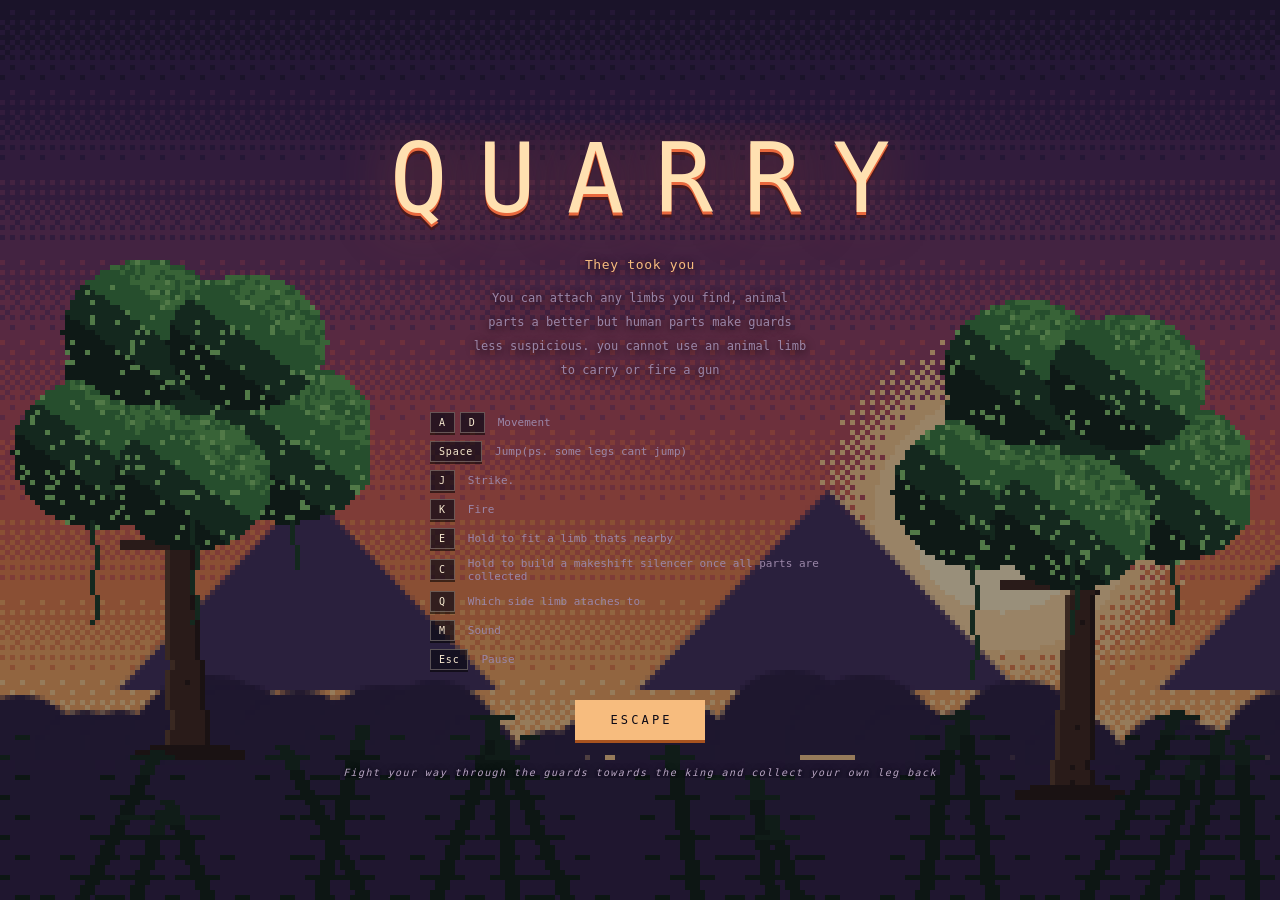
<file: index.html>
<!doctype html>
<html lang="en-AU">
  <head>
    <meta charset="utf-8" />
    <meta
      name="viewport"
      content="width=device-width, initial-scale=1, maximum-scale=1, user-scalable=no"
    />
    <title>Quarry</title>
    <meta
      name="description"
      content="Escape a compound where they cut off your limbs. Take legs and arms off dead guards and animals to move, fight and get out."
    />
    <meta name="theme-color" content="#0d0a16" />
    <link
      rel="icon"
      href="data:image/svg+xml,%3Csvg xmlns='http://www.w3.org/2000/svg' viewBox='0 0 32 32'%3E%3Crect width='32' height='32' rx='6' fill='%230d0a16'/%3E%3Crect x='12' y='5' width='8' height='8' fill='%23f7bc7e'/%3E%3Crect x='11' y='14' width='10' height='10' fill='%23e8683d'/%3E%3Crect x='11' y='24' width='4' height='7' fill='%23f7bc7e'/%3E%3Crect x='18' y='24' width='4' height='7' fill='%23f0b845'/%3E%3C/svg%3E"
    />

    <meta property="og:type" content="website" />
    <meta property="og:title" content="Quarry" />
    <meta
      property="og:description"
      content="Animal limbs make you stronger. Human limbs make you look normal. Guards can tell the difference."
    />
    <meta name="twitter:card" content="summary" />
    <style>
*, *::before, *::after { box-sizing: border-box; }

:root {
  --ink: #0d0a16;
  --iron: #2b2040;
  --iron-hi: #3a2c52;
  --dim: #9a86a8;
  --bone: #f6e8cf;

  --sun: #f7bc7e;
  --sun-hi: #ffe0b0;
  --rust: #e8683d;
  --gold: #f0b845;
  --leaf: #57a44f;
  --blood: #c9354a;
  --blood-lit: #d75967;

  --rule: rgba(246, 232, 207, 0.14);
  --rule-hi: rgba(246, 232, 207, 0.3);

  --ease: cubic-bezier(0.16, 1, 0.3, 1);
  --mono: ui-monospace, 'SF Mono', Menlo, Consolas, monospace;
  --dither: url("data:image/svg+xml,%3Csvg xmlns='http://www.w3.org/2000/svg' width='4' height='4'%3E%3Crect width='4' height='4' fill='%230d0a16'/%3E%3Crect x='0' y='0' width='1' height='1' fill='%23150f22'/%3E%3Crect x='2' y='1' width='1' height='1' fill='%23150f22'/%3E%3Crect x='1' y='2' width='1' height='1' fill='%23150f22'/%3E%3Crect x='3' y='3' width='1' height='1' fill='%23150f22'/%3E%3C/svg%3E");
}

html, body {
  margin: 0; padding: 0; height: 100%;
  overflow: hidden;
  background: #07050c;
  color: var(--bone);
  font-family: var(--mono);
  -webkit-font-smoothing: antialiased;
  overscroll-behavior: none;
  touch-action: none;
}
::selection { background: var(--rust); color: var(--ink); }

#wrap {
  position: fixed; inset: 0;
  display: flex; align-items: center; justify-content: center;
}
#stage {
  image-rendering: pixelated;
  display: block;
  box-shadow: 0 0 0 1px rgba(246,232,207,0.07), 0 30px 90px rgba(0,0,0,0.85);
}

.num { font-family: var(--mono); font-variant-numeric: tabular-nums; }

#hud {
  position: fixed; inset: 0; z-index: 4;
  pointer-events: none; padding: 22px;
  display: none;
}
#hud.on { display: block; }

.vitals-corner {
  position: absolute; bottom: 26px; left: 26px;
  display: flex; flex-direction: column; gap: 7px;
  width: 190px;
}
.vital-row { display: flex; align-items: center; gap: 8px; }
.vital-glyph {
  flex: 0 0 26px;
  font-size: 9px; letter-spacing: 0.12em;
  color: var(--dim);
}
.vital-track {
  position: relative; flex: 1 1 auto; height: 6px;
  background: rgba(0,0,0,0.55);
  border: 1px solid rgba(0,0,0,0.8);
  box-shadow: inset 0 1px 2px rgba(0,0,0,0.7);
}
.vital-fill {
  position: absolute; inset: 0;
  transform-origin: left;
  background: var(--sun);
  transition: transform 160ms var(--ease);
}
.vital-fill.warn { background: var(--gold); }
.vital-fill.danger { background: var(--blood); }
.vital-fill.blood { background: var(--blood); }
.vital-num {
  flex: 0 0 34px; text-align: right;
  font-size: 10px; font-variant-numeric: tabular-nums;
  color: var(--dim);
  text-shadow: 0 2px 6px rgba(0,0,0,0.95);
}
#vital-gun { display: none; }
#vital-gun.on { display: flex; }
.ammo {
  flex: 1 1 auto;
  display: flex; align-items: center; gap: 3px;
}
.ammo i {
  width: 3px; height: 9px;
  background: rgba(154,134,168,0.28);
  box-shadow: 0 1px 2px rgba(0,0,0,0.9);
}
.ammo i.live { background: var(--gold); box-shadow: 0 0 6px rgba(240,184,69,0.55); }
.gun-tag {
  flex: 0 0 auto;
  font-size: 9px; letter-spacing: 0.1em;
  color: var(--dim);
}
.gun-tag.quiet { color: var(--leaf); }

.gun-warn {
  margin-top: 2px;
  font-size: 10px; font-style: italic;
  color: var(--blood-lit);
  opacity: 0;
  transition: opacity 200ms var(--ease);
}
.gun-warn.on { opacity: 1; }

.objective {
  position: absolute; top: 26px; left: 50%;
  transform: translateX(-50%);
  font-size: 13px; font-style: italic;
  color: rgba(246,232,207,0.8);
  text-shadow: 0 2px 8px rgba(0,0,0,0.98);
  white-space: nowrap;
}
.objective::before, .objective::after {
  content: ''; display: inline-block; height: 1px; vertical-align: middle;
  background: linear-gradient(90deg, transparent, var(--rule-hi));
}
.objective::before { width: 18px; margin-right: 13px; }
.objective::after { width: 31px; margin-left: 15px;
  background: linear-gradient(270deg, transparent, var(--rule-hi)); }
.objective.good { color: var(--sun); }
.objective.warn { color: var(--gold); }
.objective.danger { color: var(--blood-lit); }

.alarm {
  position: absolute; top: 52px; left: 50%;
  transform: translateX(-50%);
  width: 150px; text-align: center;
  font-size: 9px; letter-spacing: 0.3em; text-transform: uppercase;
  color: var(--blood-lit);
  text-shadow: 0 2px 8px rgba(0,0,0,0.98);
  opacity: 0;
  transition: opacity 200ms var(--ease);
}
.alarm.on { opacity: 1; }
#hud.boss .alarm { top: 92px; }
.alarm-tick {
  display: block; height: 2px; margin: 0 0 5px;
  background: var(--blood);
  transform-origin: center;
  box-shadow: 0 0 8px rgba(201,53,74,0.8);
}
@media (prefers-reduced-motion: no-preference) {
  .alarm.on .alarm-tick { animation: pip 1.05s steps(2, end) infinite; }
}
@keyframes pip { 50% { opacity: 0.3; } }

.kit {
  position: absolute; top: 26px; right: 26px;
  max-width: 300px; text-align: right;
  font-size: 10px; line-height: 1.7;
  color: var(--dim);
  text-shadow: 0 2px 6px rgba(0,0,0,0.95);
}
.ghost-tally {
  position: absolute; top: 60px; right: 26px;
  font-size: 10px; letter-spacing: 0.14em;
  color: var(--leaf);
  text-shadow: 0 2px 6px rgba(0,0,0,0.95);
}

.bossbar {
  position: absolute; top: 54px; left: 50%;
  transform: translateX(-50%);
  width: 260px; text-align: center;
  opacity: 0;
  transition: opacity 260ms var(--ease);
}
.bossbar.on { opacity: 1; }
.boss-track {
  display: block; position: relative; height: 5px;
  background: rgba(0,0,0,0.6);
  border: 1px solid rgba(0,0,0,0.85);
}
.boss-fill {
  position: absolute; inset: 0;
  transform-origin: left;
  background: var(--blood);
  transition: transform 200ms var(--ease);
}
.boss-name {
  display: block; margin-top: 5px;
  font-size: 9px; letter-spacing: 0.24em; text-transform: uppercase;
  color: var(--dim);
}

#log {
  position: absolute; bottom: 104px; left: 50%;
  transform: translateX(-50%);
  width: 480px; text-align: center;
  display: flex; flex-direction: column; gap: 3px;
}
.log-line {
  font-size: 12px; font-style: italic;
  color: rgba(246,232,207,0.62);
  text-shadow: 0 2px 6px rgba(0,0,0,0.98);
}
.log-line:nth-child(odd) { margin-left: -7px; }
.log-line b { color: var(--sun); font-weight: 600; font-style: normal; }

.prompt {
  position: absolute; bottom: 74px; left: 50%;
  transform: translateX(-50%);
  font-size: 12px; letter-spacing: 0.04em;
  color: var(--sun);
  text-shadow: 0 2px 8px rgba(0,0,0,0.98);
  opacity: 0;
  transition: opacity 160ms var(--ease);
}
.prompt.on { opacity: 1; }
.prompt b { color: var(--bone); }
.prompt i { color: var(--gold); font-style: normal; }

#transition {
  position: fixed; inset: 0; z-index: 6;
  display: none; align-items: center; justify-content: center;
  flex-direction: column; gap: 10px;
  pointer-events: none;
  background: radial-gradient(ellipse 70% 40% at 50% 50%, rgba(13,10,22,0.82), transparent 75%);
}
#transition.on { display: flex; }
#transition .tnum {
  font-size: 11px; letter-spacing: 0.4em;
  color: var(--dim);
}
#transition .tname {
  font-size: clamp(28px, 6vw, 52px);
  letter-spacing: 0.16em; text-indent: 0.16em; text-transform: uppercase;
  color: var(--bone);
  text-shadow: 0 3px 0 rgba(74,26,28,0.7), 0 0 50px rgba(232,104,61,0.4);
}
#transition .trule {
  font-size: 12px; font-style: italic;
  color: var(--sun);
}

.overlay {
  position: fixed; inset: 0; z-index: 10;
  display: none; align-items: center; justify-content: center;
  padding: 24px; overflow: hidden;
}
.overlay.on { display: flex; animation: fadeIn 400ms var(--ease); }
@keyframes fadeIn { from { opacity: 0; } to { opacity: 1; } }
@keyframes riseIn { from { opacity: 0; transform: translateY(14px); } to { opacity: 1; transform: none; } }

#title-canvas {
  position: absolute; inset: 0;
  width: 100%; height: 100%;
  object-fit: cover;
  image-rendering: pixelated;
  z-index: -1;
}
#menu {
  background:
    radial-gradient(ellipse 54% 52% at 50% 46%, rgba(13,10,22,0.94), rgba(13,10,22,0.78) 46%, rgba(13,10,22,0.34)),
    linear-gradient(180deg, rgba(13,10,22,0.6), rgba(13,10,22,0.24) 38%, rgba(13,10,22,0.82));
}
/* pause is a glance, so the camp stays legible behind it; the end screen is a
   read, so the world goes almost out. both sit under the game's own dither. */
#pause { background: rgba(13,10,22,0.72); }
#gameover { background: rgba(13,10,22,0.965); }
#pause::before, #gameover::before {
  content: ''; position: absolute; inset: 0; pointer-events: none;
  background-image: var(--dither);
  background-size: 4px 4px;
}
#pause::before { opacity: 0.5; }
#gameover::before { opacity: 0.85; }

.panel {
  position: relative;
  width: min(600px, 100%);
  max-height: calc(100vh - 48px);
  overflow-y: auto;
  text-align: center;
  animation: riseIn 700ms var(--ease) both;
  scrollbar-width: thin;
}
.panel::-webkit-scrollbar { width: 6px; }
.panel::-webkit-scrollbar-thumb { background: var(--rule-hi); }

.title {
  margin: 0;
  font-size: clamp(48px, 10vw, 96px);
  font-weight: 400;
  letter-spacing: 0.32em;
  text-indent: 0.32em;
  color: var(--sun-hi);
  text-shadow: 0 3px 0 var(--rust), 0 6px 0 rgba(74,26,28,0.9), 0 0 60px rgba(209,92,55,0.55);
}
h2 {
  margin: 0 0 12px;
  font-size: clamp(24px, 5vw, 38px);
  font-weight: 400;
  letter-spacing: 0.2em; text-indent: 0.2em; text-transform: uppercase;
}
.go-title.good { color: var(--sun-hi); text-shadow: 0 2px 0 rgba(74,44,20,0.9); }
.go-title.warn { color: var(--gold); text-shadow: 0 2px 0 rgba(74,52,16,0.9); }
.go-title.danger { color: var(--blood-lit); text-shadow: 0 2px 0 rgba(74,26,28,0.9); }

.tagline {
  margin: 22px 0 0;
  font-size: 13px; color: var(--sun); letter-spacing: 0.05em;
  text-shadow: 0 2px 10px rgba(0,0,0,0.9);
}
.body {
  margin: 14px auto 0; max-width: 46ch;
  font-size: 12px; line-height: 2; color: var(--dim);
  text-shadow: 0 2px 10px rgba(0,0,0,0.9);
}

.keycaps {
  margin: 30px auto 0; max-width: 420px;
  display: flex; flex-direction: column; gap: 8px;
  text-align: left;
}
.keycap-row { display: flex; align-items: center; gap: 5px; }
.keycap-row span { margin-left: 8px; font-size: 11px; color: var(--dim); }
kbd {
  font-family: var(--mono); font-size: 10px;
  padding: 4px 8px;
  background: rgba(13,10,22,0.7);
  border: 1px solid var(--rule-hi);
  box-shadow: 0 2px 0 rgba(0,0,0,0.55);
  color: var(--bone);
  letter-spacing: 0.08em;
  white-space: nowrap;
}

.btn {
  pointer-events: auto;
  margin-top: 30px;
  padding: 13px 32px;
  font-family: var(--mono); font-size: 12px;
  letter-spacing: 0.26em; text-indent: 0.26em; text-transform: uppercase;
  color: var(--ink);
  background: var(--sun);
  border: none; border-bottom: 3px solid #a8531f;
  cursor: pointer;
  transition: background 180ms var(--ease), transform 90ms var(--ease);
}
.btn:hover, .btn:focus-visible { outline: none; background: var(--sun-hi); }
.btn:active { transform: translateY(2px); border-bottom-width: 1px; }
.btn.ghost {
  background: none;
  border: 1px solid var(--rule-hi);
  color: var(--dim);
}
.btn.ghost:hover { background: rgba(246,232,207,0.06); color: var(--bone); }

.go-buttons { display: flex; gap: 12px; justify-content: center; flex-wrap: wrap; }

.foot {
  margin: 24px 0 0;
  font-size: 10px; letter-spacing: 0.14em; font-style: italic;
  color: #b9a6c4;
  text-shadow: 0 1px 3px var(--ink), 0 2px 10px var(--ink);
}

.go-note {
  margin: 18px 0 0;
  font-size: 12px; font-style: italic; line-height: 1.8;
  color: var(--dim);
}

.needs-keys { display: none; }

@media (max-width: 760px), (orientation: portrait) and (pointer: coarse) {
  #title-canvas { display: none; }
  #menu { background: radial-gradient(ellipse 90% 40% at 50% 30%, var(--iron-hi) 0%, var(--iron) 55%, var(--ink) 100%); }
  .keycaps { display: none; }
  .needs-keys {
    display: block; margin: 30px auto 0; max-width: 30ch;
    padding: 16px 0;
    font-size: 12px; line-height: 1.9; color: var(--sun);
    border-top: 1px solid var(--rule-hi);
    border-bottom: 1px solid var(--rule-hi);
  }
}

@media (prefers-reduced-motion: reduce) {
  *, *::before, *::after { animation-duration: 0.001ms !important; transition-duration: 0.001ms !important; }
}

#intro {
  position: fixed; inset: 0; z-index: 8;
  display: none; align-items: center; justify-content: center;
  background: linear-gradient(180deg, rgba(13,10,22,0.72), rgba(13,10,22,0.5) 45%, rgba(13,10,22,0.88));
}
#intro.on { display: flex; }

.intro-card {
  position: relative;
  margin: 0; padding: 0 28px;
  max-width: 32ch;
  text-align: center;
  font-size: clamp(17px, 2.3vw, 25px);
  line-height: 1.6;
  letter-spacing: 0.01em;
  color: var(--bone);
  text-shadow: 0 2px 26px rgba(0,0,0,0.9);
  opacity: 0;
  transform: translateY(7px);
  transition: opacity 900ms var(--ease), transform 900ms var(--ease);
}
.intro-card.show { opacity: 0.94; transform: translateY(0); }

.intro-skip {
  position: absolute; bottom: 34px; left: 0; right: 0;
  margin: 0; text-align: center;
  font-size: 11px; letter-spacing: 0.3em; text-transform: uppercase;
  color: var(--dim);
  opacity: 0.85;
}

.intro-mote {
  position: absolute; left: 50%; bottom: -10px;
  width: 3px; height: 3px; border-radius: 50%;
  background: var(--sun);
  box-shadow: 0 0 10px 3px rgba(247,188,126,0.5), 0 0 34px 10px rgba(247,188,126,0.18);
  animation: moteRise 13s linear infinite;
}
@keyframes moteRise {
  0% { transform: translate(-50%, 0) scale(0.7); opacity: 0; }
  12% { opacity: 1; }
  78% { opacity: 0.9; }
  100% { transform: translate(calc(-50% + 26px), -84vh) scale(1.15); opacity: 0; }
}

@media (prefers-reduced-motion: reduce) {
  .intro-mote { animation: none; opacity: 0.6; }
}



.panel-file, .panel-hold { text-align: left; }
.panel-file { width: min(660px, 100%); }

.file-head { text-align: center; }
.panel-file .go-title { margin-bottom: 10px; }
.panel-file .tagline { margin-top: 10px; }

.file-body {
  display: grid;
  grid-template-columns: auto 1fr;
  gap: 30px;
  align-items: start;
  margin: 34px 0 0;
  padding: 26px 0 24px;
  border-top: 1px solid var(--rule);
  border-bottom: 1px solid var(--rule);
}

.mugshot { margin: 0; display: flex; flex-direction: column; align-items: center; gap: 12px; }
#go-portrait {
  width: 196px; height: 203px;
  image-rendering: pixelated;
  filter: drop-shadow(0 10px 22px rgba(0,0,0,0.85));
}
.mugshot figcaption {
  font-size: 10px; line-height: 2; text-align: center;
  color: var(--dim); max-width: 30ch;
}
.mugshot figcaption b { color: var(--bone); font-weight: 400; }

.reading { display: flex; flex-direction: column; gap: 26px; padding-top: 6px; }


.ledger { margin: 0; display: grid; grid-template-columns: auto 1fr; gap: 9px 18px; }
.ledger dt {
  font-size: 9px; letter-spacing: 0.2em; text-transform: uppercase;
  color: var(--dim); padding-top: 3px;
}
.ledger dd { margin: 0; font-size: 12px; color: var(--bone); }
.ledger dd.quiet { color: var(--dim); }

.go-buttons { justify-content: flex-start; }
.panel-file .go-note { text-align: left; }

.panel-hold { width: min(340px, 100%); }
.panel-hold h2 { text-align: left; text-indent: 0; letter-spacing: 0.14em; }
.panel-hold .tagline { margin-top: 12px; }
.panel-hold .keycaps { margin-top: 26px; }

:focus-visible { outline: 2px solid var(--sun); outline-offset: 3px; }
.btn:focus-visible { outline: 2px solid var(--sun-hi); outline-offset: 3px; }
* { scrollbar-color: var(--rule-hi) transparent; }

.scale-read { display: flex; align-items: baseline; gap: 12px; margin-bottom: 12px; }
.scale-read b {
  font-size: 44px; font-weight: 400; line-height: 1;
  font-variant-numeric: tabular-nums;
}
.scale-read span {
  font-size: 10px; letter-spacing: 0.24em; text-transform: uppercase;
}
.scale.danger .scale-read b, .scale.danger .scale-read span { color: var(--blood-lit); }
.scale.warn   .scale-read b, .scale.warn   .scale-read span { color: var(--gold); }
.scale.good   .scale-read b, .scale.good   .scale-read span { color: var(--sun-hi); }

/* the needle must not be a child of the grid: an abspos grid child resolves its
   offsets against its grid area, so left:99% landed inside the first segment */
.scale-bar { position: relative; height: 4px; }
.segs { display: grid; grid-template-columns: 40fr 36fr 24fr; height: 100%; }
.seg.danger { background: rgba(201,53,74,0.5); }
.seg.warn { background: rgba(240,184,69,0.45); }
.seg.good { background: rgba(247,188,126,0.45); }
.scale.danger .seg.danger { background: var(--blood); }
.scale.warn   .seg.warn   { background: var(--gold); }
.scale.good   .seg.good   { background: var(--sun-hi); }

.needle {
  position: absolute; top: -5px; width: 2px; height: 14px;
  background: var(--bone);
  transform: translateX(-1px);
  box-shadow: 0 0 0 2px var(--ink);
  transition: left 800ms var(--ease);
}
.scale-marks {
  display: grid; grid-template-columns: 40fr 36fr 24fr 0;
  margin-top: 7px;
  font-size: 9px; color: var(--dim);
  font-variant-numeric: tabular-nums;
}
.scale-marks span:last-child { justify-self: end; }

@media (max-width: 640px) {
  .file-body { grid-template-columns: 1fr; gap: 24px; justify-items: center; }
  .reading { width: 100%; }
  .scale-read { justify-content: center; flex-wrap: wrap; gap: 8px; }
  .scale-read span { text-align: center; }
  .ledger { grid-template-columns: 1fr; gap: 2px 0; text-align: center; }
  .ledger dt { padding-top: 12px; }
  .ledger dt:first-child { padding-top: 0; }
  .panel-file .go-note, .go-buttons { text-align: center; justify-content: center; }
  #go-portrait { width: 156px; height: 162px; }
}
    </style>
    <!-- order matters, these share one global scope -->
    <script defer>
'use strict';
// load order is core -> entities -> render-ui. plain globals, not modules.

const CONFIG = {
  VIEW_W: 320,

  VIEW_H: 180,

  TILE: 8,
  GROUND: 152,
  FIXED_STEP: 1 / 60,
  MAX_STEPS: 5,
  CAM_LERP: 0.08,
  CAM_LEAD: 26,
  GRAVITY: 0.26,
  TERMINAL: 6.2,
  JUMP_V: 4.8,
  COYOTE: 6,
  BUFFER: 6,
  MAX_PARTICLES: 220,
  FIT_TIME: 1.0,
  HUNT_EVERY: 460,
  HUNT_MAX: 2,
  FENCE_MAX: 4,

  KING_AT: 820,
  KING_WALL: 1180,
  RADIO_TIME: 110,
  DROP_CHANCE: 0.5,
  MAG_DROP_MIN: 1,
  MAG_DROP_MAX: 2,
  MAG_SIZE: 5,
  MAGS_MAX: 5,
  PLAYER_HP: 6,
  UNSEEN_HEAL: 2,
  RESUME_HP: 3,
  HOT_TIME: 900,
};

const PALETTE = {
  sky: [
    '#241a37',
    '#35204b',
    '#4c2a58',
    '#6b3560',
    '#8e3f60',
    '#b34c58',
    '#d2604f',
    '#e5804a',
    '#f2a75f',
    '#f9cd8c',
  ],
  night: '#2c1f42',
  ridgeFar: '#54406f',
  ridgeMid: '#40305a',
  canopy: '#2b2040',
  canopyFar: '#3a2c52',
  st0: '#1b2c36',
  st1: '#2b414e',
  st2: '#3d6274',
  st3: '#548294',
  st4: '#6fa1ae',
  st5: '#93c2c9',
  mortar: '#101a21',

  lf0: '#102417',
  lf1: '#1a3d24',
  lf2: '#265c31',
  lf3: '#387f3e',
  lf4: '#57a44f',
  lf5: '#82c96a',
  bark0: '#241812',
  bark1: '#3d281c',
  bark2: '#5a3d29',
  sk0: '#2a1119',
  sk1: '#a85a42',
  sk2: '#e0925a',
  sk3: '#f7bc7e',
  sk4: '#ffe0b0',
  cl0: '#5c2020',
  cl1: '#a53d2b',
  cl2: '#e8683d',
  cl3: '#ffa878',
  gd0: '#171226',
  gd1: '#33284a',
  gd2: '#4f4070',
  gd3: '#6f5c96',
  au0: '#7d5714',
  au1: '#c28a26',
  au2: '#f0b845',
  au3: '#ffdd7a',
  gt0: '#16281a',
  gt1: '#356038',
  gt2: '#568a56',
  gt3: '#7fbb6f',
  fr0: '#1e3d18',
  fr1: '#4a9033',
  fr2: '#74c74e',
  fr3: '#a4e878',
  ink: '#0d0a16',
  bone: '#f6e8cf',
  dim: '#9a86a8',
  warn: '#f2c94c',

  blood: '#c9354a',
  glow: '#ffdba0',
};

const TAU = Math.PI * 2;
const GROUND = CONFIG.GROUND;

const $ = id => document.getElementById(id);

function clamp(v, lo, hi) {
  return v < lo ? lo : v > hi ? hi : v;
}
function clamp01(v) {
  return clamp(v, 0, 1);
}
function sign(v) {
  return v < 0 ? -1 : v > 0 ? 1 : 0;
}
function randRange(a, b) {
  return a + Math.random() * (b - a);
}
function pick(arr) {
  return arr[(Math.random() * arr.length) | 0];
}
function lerp(a, b, t) {
  return a + (b - a) * t;
}

function emitNoise(x, y, strength) {
  if (strength <= 0.02) return;
  game.noiseRings.push({ x, y, r: 2, max: 24 + strength * 92, life: 1 });

  for (const f of game.enemies) {
    if (!f.alive) continue;
    if (Math.hypot(f.x - x, f.y - y) < 24 + strength * 92)
      f.sus = Math.min(100, f.sus + strength * 62);
  }
}
function stairs(x, n, w = 72, gap = 16) {
  const out = [];
  for (let i = 0; i < n; i++) out.push({ x: x + i * (w + gap), y: GROUND - 32 * (i + 1), w, h: 8 });
  return out;
}
const LIMBS = {
  human_leg: { kind: 'leg', name: 'human leg', hum: +15, jump: 1.0, speed: 1.0, noise: 0.45 },
  boot_leg: { kind: 'leg', name: 'guards boot', hum: +18, jump: 1.0, speed: 1.05, noise: 1.0 },
  plate_leg: { kind: 'leg', name: 'armoured leg', hum: +20, jump: 0.88, speed: 0.9, noise: 1.2 },
  jag_leg: { kind: 'leg', name: 'jaguar leg', hum: -20, jump: 1.48, speed: 1.22, noise: 0.08 },
  frog_leg: { kind: 'leg', name: 'frog leg', hum: -14, jump: 1.22, speed: 0.95, noise: 0.85 },
  croc_leg: { kind: 'leg', name: 'crocodile leg', hum: -24, jump: 0.62, speed: 0.82, noise: 0.3 },
  own_leg: { kind: 'leg', name: 'your own leg', hum: +30, jump: 0.7, speed: 0.7, noise: 0.55 },
  human_arm: { kind: 'arm', name: 'human arm', hum: +15, dmg: 1, reach: 11, grip: true },
  officer_arm: { kind: 'arm', name: 'officers arm', hum: +22, dmg: 2, reach: 12, grip: true },
  claw_arm: { kind: 'arm', name: 'jaguar arm', hum: -20, dmg: 3, reach: 14 },
  jaw_arm: { kind: 'arm', name: 'crocodile arm', hum: -24, dmg: 2, reach: 12 },
  ape_arm: { kind: 'arm', name: 'ape arm', hum: -18, dmg: 2, reach: 17 },
};

const EMPTY_SOCKET_HUM = -3;

const GEAR = {
  gun: { name: 'guards sidearm', hold: true },
  rounds: { name: 'a spare mag', mags: 1 },

  sleeve: { name: 'a steel sleeve' },
  spring: { name: 'a spring' },
  rag: { name: 'a rag' },
};
const CAN_PARTS = ['sleeve', 'spring', 'rag'];
const ENEMY_TYPES = {
  guard: {
    hp: 3,
    speed: 0.72,
    dmg: 1,
    sight: 1.0,
    name: 'guard',
    drop: ['boot_leg', 'human_arm'],
    cloth: '#33284a',
    clothHi: '#4f4070',
    leg: 'boot_leg',
    arm: 'human_arm',
    wide: 12,
  },
  commander: {
    hp: 6,
    speed: 0.88,
    dmg: 1,
    sight: 1.25,
    name: 'commander',
    drop: ['officer_arm'],
    radio: true,
    cloth: '#5a2f3a',
    clothHi: '#7d4150',
    leg: 'boot_leg',
    arm: 'officer_arm',
    wide: 12,
  },
  bodyguard: {
    hp: 9,
    speed: 0.6,
    dmg: 2,
    sight: 1.0,
    name: 'kings guard',
    drop: ['plate_leg'],
    armour: true,

    cloth: '#3d6274',
    clothHi: '#6fa1ae',
    leg: 'plate_leg',
    arm: 'human_arm',
    wide: 14,
  },
  jaguar: {
    hp: 5,
    speed: 1.45,
    dmg: 1,
    sight: 0.85,
    name: 'jaguar',
    drop: ['jag_leg'],
    beast: true,
  },
  monkey: {
    hp: 2,
    speed: 1.85,
    dmg: 0,
    sight: 1.1,
    name: 'monkey',
    drop: ['ape_arm'],
    beast: true,
    flees: true,
  },
  king: {
    hp: 30,
    speed: 0.95,
    dmg: 2,
    sight: 2.0,
    name: 'the king',
    drop: ['own_leg'],
    boss: true,
  },
};

const KING_LINES = {
  enter: 'You were useful once.',
  turn(hum) {
    if (hum < 45) return 'Look at yourself. And I only took one leg.';
    return 'Still got your own face. Thats sentimental of you.';
  },

  grab: 'That wasnt yours to keep.',
  miss: 'Stand still.',
  die: 'Take it back then. Never worked right anyway.',
};
const KING_PHASES = [
  { above: 20, speed: 0.85, moves: ['call', 'volley'] },

  { above: 10, speed: 1.0, moves: ['volley', 'sweep', 'lash'] },
  { above: -1, speed: 1.2, moves: ['lash', 'grab', 'lash', 'volley'] },
];
function addParticle(x, y, vx, vy, colour, life, grav = 0.12, size = 1) {
  if (game.particles.length > CONFIG.MAX_PARTICLES) return;
  game.particles.push({ x, y, vx, vy, colour, life, max: life, grav, size });
}
function leafBurst(x, y, n) {
  for (let i = 0; i < n; i++)
    addParticle(
      x + randRange(-6, 6),
      y - 6 - Math.random() * 10,
      randRange(-0.55, 0.55),
      -Math.random() * 0.4,
      pick([PALETTE.lf3, PALETTE.lf4, PALETTE.lf5]),
      30 + Math.random() * 20,
      0.03,
    );
}
// ground gaps stay at 20. a crocodile pair only clears 24.
const ZONES = [
  {
    name: 'The Block',
    rule: 'no cover here, learn the guard patterns',
    ease: 0.5,
    w: 1240,
    exit: 1210,
    plats: [groundStrip(0, 620), groundStrip(640, 600), ...stairs(240, 2), ...stairs(820, 2)],
    foliage: [],
    trees: [
      { x: 120, v: 0 },
      { x: 560, v: 1 },
      { x: 1120, v: 2 },
    ],
    pickups: [
      { x: 96, y: GROUND, limb: 'frog_leg' },
      { x: 352, y: 88, limb: 'human_leg' },
      { x: 852, y: 120, gear: 'sleeve' },
    ],
    foes: [
      { t: 'guard', x: 520, x0: 470, x1: 600 },
      { t: 'guard', x: 660, x0: 640, x1: 700 },
      { t: 'guard', x: 800, x0: 740, x1: 880 },
    ],
    notes: [
      { x: 210, text: 'They wanted to know how I built it. I told them nothing twice.' },
      { x: 980, text: 'Every door here locks from the outside.' },
    ],
  },
  {
    name: 'Undergrowth',
    rule: 'ferns hide you from the guards',
    ease: 0.75,
    w: 1520,
    exit: 1490,

    plats: [groundStrip(0, 700), groundStrip(720, 800), ...stairs(300, 3), ...stairs(900, 3)],
    foliage: [
      { x: 300, y: 120, w: 120, h: 32 },
      { x: 560, y: 120, w: 150, h: 32 },
      { x: 1000, y: 120, w: 180, h: 32 },
    ],
    trees: [
      { x: 80, v: 1 },
      { x: 420, v: 2 },
      { x: 760, v: 0 },
      { x: 1080, v: 1 },
      { x: 1400, v: 2 },
    ],
    pickups: [
      { x: 660, y: GROUND, limb: 'croc_leg' },
      { x: 1108, y: 56, limb: 'human_leg' },
      { x: 510, y: 56, gear: 'spring' },
    ],
    foes: [
      { t: 'guard', x: 400, x0: 340, x1: 470 },
      { t: 'jaguar', x: 820, x0: 760, x1: 900 },

      { t: 'monkey', x: 1010, x0: 940, x1: 1180 },
      { t: 'commander', x: 1150, x0: 1090, x1: 1250 },
    ],
    notes: [
      { x: 150, text: 'Got out through the laundry gate. My leg is back there somewhere.' },
      { x: 1300, text: 'A jaguar got a guard last night. Nobody went looking for him.' },
    ],
  },
  {
    name: 'The Yard',
    rule: 'floodlights let guards see further',
    ease: 1.0,
    w: 1520,
    exit: 1490,
    plats: [
      groundStrip(0, 560),
      groundStrip(580, 440),
      groundStrip(1040, 480),
      ...stairs(200, 3),
      ...stairs(1140, 3),
    ],
    foliage: [{ x: 600, y: 120, w: 64, h: 32 }],
    trees: [
      { x: 60, v: 2 },
      { x: 1020, v: 0 },
      { x: 1460, v: 1 },
    ],
    lights: [
      { x: 420, w: 220 },
      { x: 860, w: 260 },
      { x: 1240, w: 200 },
    ],

    pickups: [
      { x: 700, y: GROUND, limb: 'claw_arm' },
      { x: 1348, y: 56, limb: 'human_leg' },
      { x: 410, y: 56, gear: 'rag' },
    ],
    foes: [
      { t: 'guard', x: 120, x0: 80, x1: 210 },
      { t: 'guard', x: 300, x0: 240, x1: 380 },
      { t: 'commander', x: 700, x0: 640, x1: 800 },
      { t: 'jaguar', x: 960, x0: 880, x1: 1040 },
      { t: 'guard', x: 1200, x0: 1140, x1: 1300 },
    ],
    notes: [
      { x: 520, text: 'Sleeve, spring, rag. Ive built worse with less.' },
      { x: 1320, text: 'Kill the commander before he reaches the radio.' },
    ],
  },
  {
    name: 'The Ridge',
    rule: 'you need good legs to make the jumps',
    ease: 1.2,
    w: 1400,
    exit: 1370,
    plats: [
      groundStrip(0, 420),
      groundStrip(440, 380),
      groundStrip(840, 560),
      ...stairs(120, 3),
      ...stairs(560, 3),
      ...stairs(1000, 3),
    ],

    foliage: [
      { x: 380, y: 120, w: 90, h: 32 },
      { x: 1120, y: 120, w: 120, h: 32 },
    ],
    trees: [
      { x: 200, v: 0 },
      { x: 700, v: 1 },
      { x: 1240, v: 2 },
    ],
    lights: [
      { x: 300, w: 200 },
      { x: 640, w: 220 },
      { x: 1080, w: 200 },
    ],
    pickups: [
      { x: 600, y: GROUND, limb: 'jaw_arm' },
      { x: 1208, y: 56, limb: 'officer_arm' },
    ],
    foes: [
      { t: 'guard', x: 250, x0: 190, x1: 340 },
      { t: 'jaguar', x: 460, x0: 420, x1: 540 },
      { t: 'bodyguard', x: 640, x0: 580, x1: 740 },
      { t: 'monkey', x: 900, x0: 860, x1: 1060 },
      { t: 'guard', x: 1100, x0: 1040, x1: 1180 },
    ],
    notes: [
      { x: 260, text: 'Nobody looks up here. Stay above the lights.' },
      { x: 1180, text: 'The big guard doesnt patrol, he just waits near the king.' },
    ],
  },
  {
    name: 'The Limb',
    rule: 'your limb is at the end',
    ease: 1.4,
    w: 1240,
    exit: 1200,
    boss: true,
    plats: [
      groundStrip(0, 1240),
      ...stairs(240, 2),
      { x: 880, y: 104, w: 104, h: 8 },
      { x: 1064, y: 104, w: 104, h: 8 },
      { x: 856, y: 40, w: 24, h: 56 },
      { x: 1216, y: 40, w: 24, h: 56 },
      { x: 856, y: 40, w: 384, h: 8 },
    ],
    foliage: [{ x: 1000, y: 120, w: 72, h: 32 }],
    trees: [
      { x: 140, v: 1 },
      { x: 420, v: 0 },
      { x: 640, v: 2 },
      { x: 880, v: 1 },
      { x: 1160, v: 0 },
    ],
    lights: [
      { x: 200, w: 180 },
      { x: 940, w: 260 },
    ],
    pickups: [],

    foes: [
      { t: 'guard', x: 300, x0: 250, x1: 400 },
      { t: 'guard', x: 560, x0: 500, x1: 660 },
      { t: 'commander', x: 740, x0: 700, x1: 820 },
    ],
    notes: [
      { x: 200, text: 'First trees Ive seen in a year that I didnt build myself.' },
    ],
  },
];
const INTRO_CARDS = [
  'I made something. They took it.',
  'I would not explain how. They took my leg.',
  'There was nothing left. I escaped.',
  'Out of the room. Still in the territory.',
];

let platforms = [],
  foliage = [],
  trees = [],
  lights = [],
  notes = [];
let zoneWidth = 0,
  zoneExit = 0;
const game = {
  player: null,
  enemies: [],
  pickups: [],
  noiseRings: [],
  particles: [],
  motes: [],
  bullets: [],
  cam: 0,
  camY: 0,
  time: 0,
  kills: 0,
  quietKills: 0,
  fitted: 0,
  shake: 0,
  freeze: 0,
  flash: 0,
  fade: 1,
  zone: 0,
  cardT: 0,
  alarm: 0,
  huntTimer: 0,
  huntCount: 0,
  log: [],
  intro: 0,
  introT: 0,
  paused: false,

  boss: null,
  bossSpawned: false,
  bossDone: false,
  sweep: 0,
  phase: 0,
  seen: false,
  ghosted: [],
  checkpoint: null,
  running: false,
};

const keys = Object.create(null);

const world = {
  solidAt(x, y, w, h) {
    for (const t of platforms) {
      if (x + w > t.x && x < t.x + t.w && y + h > t.y && y < t.y + t.h) return t;
    }
    return null;
  },

  inFoliage(x, y) {
    for (const f of foliage) {
      if (x > f.x && x < f.x + f.w && y > f.y && y < f.y + f.h) return true;
    }
    return false;
  },

  litGround(x) {
    for (const l of lights) {
      if (x > l.x && x < l.x + l.w) return true;
    }
    return false;
  },
};

function hash2d(x, y) {
  let h = (x * 374761393 + y * 668265263) ^ 0x5bf03635;
  h = (h ^ (h >>> 13)) * 1274126177;
  return ((h ^ (h >>> 16)) >>> 0) / 4294967296;
}

function logLine(text) {
  game.log.push({ text, life: 300 });
  if (game.log.length > 3) game.log.shift();
}
function groundStrip(x, w) {
  return { x, y: GROUND, w, h: 32 };
}

function saveCheckpoint() {
  game.checkpoint = {
    zone: game.zone,
    secs: game.time,
    legs: game.player.legs.slice(),
    arms: game.player.arms.slice(),
    hp: Math.max(CONFIG.RESUME_HP, game.player.hp),

    gun: game.player.gun,
    ammo: game.player.ammo,
    mags: game.player.mags,
    silencer: game.player.silencer,
    canParts: game.player.canParts.slice(),
    kills: game.kills,
    quietKills: game.quietKills,
    fitted: game.fitted,
    ghosted: game.ghosted.slice(),
  };
}

function bloodSpray(x, y, opts = {}) {
  const {
    count = 8,
    spread = 1,
    dir = 0,
    slow = 0.5,
    fast = 1.5,
    lift = 1.6,
    colour = PALETTE.blood,
    life = 20,
    grav = 0.14,
  } = opts;
  for (let i = 0; i < count; i++) {
    let vx;

    if (dir) vx = dir * randRange(slow, fast);
    else vx = randRange(-spread, spread);
    addParticle(x, y, vx, -Math.random() * lift, colour, life, grav);
  }
}

function loadZone(i) {
  const z = ZONES[i];
  platforms = z.plats;
  foliage = z.foliage;
  lights = z.lights || [];
  trees = [];
  for (const t of z.trees) trees.push({ x: t.x, y: GROUND, v: t.v });
  notes = [];
  for (const n of z.notes || []) notes.push({ x: n.x, text: n.text, read: false });
  zoneWidth = z.w;

  zoneExit = z.exit;
  game.zone = i;

  game.pickups = [];
  for (const o of z.pickups)
    game.pickups.push({ x: o.x, y: o.y, limb: o.limb, gear: o.gear, taken: false });
  game.enemies = [];
  for (const o of z.foes) game.enemies.push(new Enemy(o.t, o.x, o.x0, o.x1, z.ease));
  game.noiseRings = [];
  game.particles = [];
  game.bullets = [];
  game.boss = null;
  game.bossSpawned = false;
  game.bossDone = false;
  game.sweep = 0;
  game.phase = 0;

  game.cam = 0;
  game.camY = 0;
  game.alarm = 0;
  game.huntTimer = 0;
  game.huntCount = 0;
  game.seen = false;
  game.cardT = 150;

  if (game.player) {
    game.player.x = 40;
    game.player.y = GROUND;
    game.player.vx = 0;
    game.player.vy = 0;
  }
}
const audio = {
  ctx: null,
  master: null,
  drone: null,
  noise: null,
  on: false,
  sfx: true,

  init() {
    if (this.ctx) return;

    const AC = window.AudioContext || window.webkitAudioContext;
    if (!AC) return;

    this.ctx = new AC();
    this.master = this.ctx.createGain();
    this.master.gain.value = 0.55;
    this.master.connect(this.ctx.destination);
    const len = this.ctx.sampleRate * 2;
    const buf = this.ctx.createBuffer(1, len, this.ctx.sampleRate);
    const d = buf.getChannelData(0);

    let last = 0;
    for (let i = 0; i < len; i++) {
      last = (last + randRange(-1, 1) * 0.06) * 0.985;
      d[i] = last * 3;
    }
    this.noise = buf;
    this.on = true;
  },

  // TODO mute is all or nothing, no volume

  resume() {
    if (this.ctx && this.ctx.state === 'suspended') this.ctx.resume();
  },
  burst(freq, dur, gain, type, sweepTo) {
    if (!this.on || !this.sfx) return;
    const t = this.ctx.currentTime;
    const o = this.ctx.createOscillator(),
      g = this.ctx.createGain();
    o.type = type || 'sine';
    o.frequency.setValueAtTime(freq, t);

    if (sweepTo) o.frequency.exponentialRampToValueAtTime(sweepTo, t + dur);

    g.gain.setValueAtTime(0.0001, t);
    g.gain.exponentialRampToValueAtTime(gain, t + 0.008);
    g.gain.exponentialRampToValueAtTime(0.0001, t + dur);
    o.connect(g);

    g.connect(this.master);
    o.start(t);
    o.stop(t + dur + 0.03);
  },

  hiss(dur, gain, cut) {
    if (!this.on || !this.sfx) return;

    const t = this.ctx.currentTime;
    const src = this.ctx.createBufferSource();
    src.buffer = this.noise;
    const f = this.ctx.createBiquadFilter();
    f.type = 'bandpass';
    f.frequency.value = cut;
    f.Q.value = 1.2;
    const g = this.ctx.createGain();
    g.gain.setValueAtTime(gain, t);
    g.gain.exponentialRampToValueAtTime(0.0001, t + dur);
    src.connect(f);
    f.connect(g);
    g.connect(this.master);
    src.start(t);
    src.stop(t + dur + 0.02);
  },
  footfall(noise) {
    this.hiss(0.05 + noise * 0.06, 0.02 + noise * 0.1, 900 - noise * 300);
  },
  land(f) {
    this.burst(90 - f * 20, 0.14, 0.14, 'triangle');
    this.hiss(0.09, 0.07, 500);
  },
  fit() {
    this.burst(340, 0.09, 0.1, 'square');
    setTimeout(() => this.burst(560, 0.22, 0.09), 80);
  },
  crunch() {
    this.hiss(0.13, 0.16, 260);
    this.burst(70, 0.12, 0.1, 'sawtooth');
  },
  clang() {
    this.burst(1200, 0.1, 0.08, 'square', 700);
    this.hiss(0.06, 0.05, 2600);
  },
  hurt() {
    this.burst(200, 0.22, 0.16, 'sawtooth', 90);
  },

  page() {
    this.burst(720, 0.1, 0.06);
    setTimeout(() => this.burst(960, 0.16, 0.05), 90);
  },

  unseen() {
    this.burst(520, 0.16, 0.07);
    setTimeout(() => this.burst(780, 0.3, 0.06), 120);
  },
  shot() {
    this.burst(1500, 0.06, 0.16, 'square', 300);
    this.hiss(0.22, 0.2, 1500);
  },
  cough() {
    this.hiss(0.07, 0.07, 700);
    this.burst(180, 0.06, 0.05, 'triangle', 110);
  },

  build() {
    this.burst(260, 0.06, 0.07, 'square');
    setTimeout(() => this.burst(200, 0.08, 0.06, 'square'), 110);
  },

  alarm() {
    this.burst(440, 0.5, 0.13, 'square', 660);
    setTimeout(() => this.burst(560, 0.7, 0.12, 'square', 840), 260);
  },

  bossOn() {
    if (!this.on || !this.sfx || this.drone) return;
    const t = this.ctx.currentTime;
    const o = this.ctx.createOscillator(),
      o2 = this.ctx.createOscillator(),
      g = this.ctx.createGain();
    o.type = 'sawtooth';
    o.frequency.value = 41;
    o2.type = 'sawtooth';

    o2.frequency.value = 41.6;
    g.gain.setValueAtTime(0.0001, t);
    g.gain.exponentialRampToValueAtTime(0.11, t + 2.5);
    const f = this.ctx.createBiquadFilter();
    f.type = 'lowpass';
    f.frequency.value = 260;
    o.connect(f);
    o2.connect(f);

    f.connect(g);
    g.connect(this.master);
    o.start(t);
    o2.start(t);
    this.drone = { o, o2, g };
  },

  bossOff() {
    if (!this.drone) return;
    const t = this.ctx.currentTime;
    this.drone.g.gain.exponentialRampToValueAtTime(0.0001, t + 1.2);
    this.drone.o.stop(t + 1.4);
    this.drone.o2.stop(t + 1.4);
    this.drone = null;
  },
};

function dustBurst(x, y, n, spread) {
  for (let i = 0; i < n; i++)
    addParticle(
      x + randRange(-spread / 2, spread / 2),
      y - 1,
      randRange(-0.7, 0.7),
      -Math.random() * 0.7,
      Math.random() > 0.5 ? PALETTE.st4 : PALETTE.st3,
      16 + Math.random() * 12,
      0.04,
    );
}
function compact(arr) {
  let w = 0;
  for (let r = 0; r < arr.length; r++) {
    if (arr[r].life > 0) arr[w++] = arr[r];
  }

  arr.length = w;
  return arr;
}
'use strict';
// needs core.js: LIMBS, ENEMY_TYPES, ZONES, CONFIG and the shared game state.

// tune these, not the code below
const TUNE = {
  GRIP_GROUND: 0.34,
  GRIP_AIR: 0.16,
  RUN: 1.75,
  HOP_LAUNCH: 1.7,
  HOP_DRAG: 0.7,
  ONE_LEG_SPEED: 0.5,
  MISMATCH: 0.86,
  CUT_RISE: 0.86,
  SQUASH: 0.42,
  STRETCH: 0.34,
  SETTLE: 0.18,
  SWING: 0.95,
  ATTACK_LOCK: 18,
  IFRAMES: 70,
  FERN_LESSON: 45,
  SHOT_LOCK: 26,
  RELOAD_LOCK: 40,
  SHOT_SPEED: 4.4,
  SHOT_DMG: 3,
  SHOT_LOUD: 1.55,
  SHOT_QUIET: 0.2,
  CAN_TIME: 1.6,
  ALERT_DECAY: 0.25,
  TELL_LASH: 34,
  TELL_GRAB: 46,
  TELL_VOLLEY: 30,
  TELL_CALL: 26,
  LASH_REACH: 30,
  LASH_PUSH: 2.6,
  GRAB_REACH: 20,
  MOVE_GAP: 34,
  LASH_SPEED: 3.1,
  LASH_HIT: 14,
  GRAB_SPEED: 3.9,
  GRAB_HIT: 20,
  SWEEP_TIME: 150,
  BOLT_SPEED: 2.4,

  BOLT_HOMING: 2.6,
  BOLT_LIFE: 150,
  SHOT_LIFE: 80,

  CD_LASH: 62,

  CD_GRAB: 74,
  CD_GRABBED: 96,
  CD_VOLLEY: 70,
  CD_SWEEP: 60,
  CD_CALL: 130,
  CD_PHASE: 40,
};
function armStats(p) {
  let dmg = 0;
  let reach = 0;
  for (const id of p.arms) {
    if (!id) continue;
    dmg = Math.max(dmg, LIMBS[id].dmg);

    reach = Math.max(reach, LIMBS[id].reach);
  }

  return { dmg, reach };
}

function advanceZone() {
  if (!game.seen) {
    game.ghosted.push(ZONES[game.zone].name);
    game.player.hp = Math.min(game.player.hpMax, game.player.hp + CONFIG.UNSEEN_HEAL);
    audio.unseen();
    logLine('<b>left without being seen.</b> got some of yourself back.');
  }
  if (game.zone + 1 >= ZONES.length) {
    endRun(true);
    return;
  }
  loadZone(game.zone + 1);
  saveCheckpoint();
  game.fade = 1;
}

function hasGrip(p) {
  for (const id of p.arms) {
    if (id && LIMBS[id].grip) return true;
  }
  return false;
}
function updateTutorial(p) {
  if (tutorial.current >= 0) tutorial.shown[tutorial.current]++;
  for (let i = 0; i < TUTORIAL.length; i++) {
    if (!tutorial.done[i] && tutorial.shown[i] > 20 && TUTORIAL[i].done(p, tutorial.shown[i])) {
      tutorial.done[i] = true;
      if (tutorial.current === i) tutorial.hold = 55;
    }
  }
  if (tutorial.hold > 0) {
    tutorial.hold--;
    return;
  }
  tutorial.current = -1;
  for (let i = 0; i < TUTORIAL.length; i++) {
    if (!tutorial.done[i] && TUTORIAL[i].near(p)) {
      tutorial.current = i;
      break;
    }
  }
}

function kingPhase(hp) {
  let phase = KING_PHASES[KING_PHASES.length - 1];
  for (const ph of KING_PHASES) {
    if (hp > ph.above) {
      phase = ph;
      break;
    }
  }
  return phase;
}
function stepGame() {
  const p = game.player;
  game.time += CONFIG.FIXED_STEP;
  game.shake *= 0.86;
  if (game.flash > 0) game.flash--;
  if (game.fade > 0) game.fade -= 0.03;
  if (game.cardT > 0) game.cardT--;

  const g = legStats(p);
  const hum = humanity(p);
  for (const u of game.pickups) {
    if (u.taken || !u.gear || GEAR[u.gear].hold) continue;
    if (u.gear === 'rounds' && p.mags >= CONFIG.MAGS_MAX) continue;
    if (p.near(u, 12, 17)) takeGear(p, u);
  }

  const underfoot = game.pickups.find(
    u => !u.taken && (u.limb || GEAR[u.gear].hold) && p.near(u, 11, 14),
  );

  if (underfoot && keys['e'] && p.grounded) {
    p.fitting += CONFIG.FIXED_STEP;
    if (p.fitting % 0.14 < CONFIG.FIXED_STEP) {
      addParticle(p.x + randRange(-4, 4), p.y - 12, 0, -0.5, PALETTE.au2, 14, 0);
    }

    if (p.fitting >= CONFIG.FIT_TIME) {
      if (underfoot.limb) {
        p.fit(underfoot.limb);
        underfoot.taken = true;
      } else takeGear(p, underfoot);
      p.fitting = 0;
      game.freeze = 6;
      game.shake = 3;
      audio.fit();
      for (let i = 0; i < 14; i++)
        addParticle(
          p.x,
          p.y - 12,
          randRange(-1.2, 1.2),
          randRange(-1.8, 0.2),
          PALETTE.au3,
          26,
          0.09,
        );
      emitNoise(p.x, p.y, 0.25);
    }
  } else {
    p.fitting = 0;
  }
  const building =
    p.canParts.length === CAN_PARTS.length &&
    !p.silencer &&
    p.gun &&
    keys['c'] &&
    p.grounded &&
    !underfoot;
  if (building) {
    p.building += CONFIG.FIXED_STEP;
    if (p.building % 0.18 < CONFIG.FIXED_STEP) {
      audio.build();
      addParticle(
        p.x + randRange(-5, 5),
        p.y - 11,
        randRange(-0.4, 0.4),
        -0.4,
        PALETTE.st5,
        18,
        0.05,
      );
    }

    if (p.building >= TUNE.CAN_TIME) {
      p.silencer = true;
      p.building = 0;
      game.freeze = 8;
      audio.unseen();
      logLine(
        '<b>built a silencer</b> out of the sleeve, spring and rag. wont last long, doesnt need to.',
      );
    }
  } else {
    p.building = 0;
  }
  const busy = p.fitting > 0 || building;
  p.move(g, busy);

  p.collide(g);
  if (p.grounded && Math.abs(p.vx) > 0.1) {
    const before = p.walk;
    p.walk += Math.abs(p.vx) * 0.22;

    if (Math.floor(before / Math.PI) !== Math.floor(p.walk / Math.PI)) {
      audio.footfall(g.noise);
    }
    if (world.inFoliage(p.x, p.y - 8) && Math.random() < 0.14) {
      leafBurst(p.x, p.y, 1);
    }
  }
  if (world.inFoliage(p.x, p.y - 8)) p.fernFrames++;

  p.sqx = lerp(p.sqx, 1, TUNE.SETTLE);
  p.sqy = lerp(p.sqy, 1, TUNE.SETTLE);
  if (p.iframe > 0) p.iframe--;
  if (p.atk > 0) p.atk--;
  if (p.shot > 0) p.shot--;

  if (!busy && keys['j'] && p.atk === 0) p.strike();
  if (!busy && keys['k'] && p.shot === 0 && canFire(p)) {
    if (p.ammo > 0) p.shoot();
    else if (p.mags > 0 && p.ammo === 0) p.reload();
  }

  updateTutorial(p);

  for (const f of game.enemies) {
    if (!f.alive) continue;
    f.notice(p, hum);
    f.act(p);
  }

  for (const n of notes) {
    if (!n.read && Math.abs(n.x - p.x) < 12 && p.grounded) {
      n.read = true;
      logLine(n.text);
      audio.page();
      addParticle(n.x, p.y - 14, 0, -0.4, PALETTE.bone, 24, 0);
    }
  }

  if (game.alarm > 0) {
    let watched = false;
    for (const f of game.enemies) {
      if (f.alive && f.eyes && !ENEMY_TYPES[f.type].beast) watched = true;
    }
    if (watched) game.alarm = CONFIG.HOT_TIME;
    else game.alarm--;
    if (game.alarm === 0) {
      for (const f of game.enemies)
        if (!ENEMY_TYPES[f.type].beast) {
          f.sus = Math.min(f.sus, 28);
          f.state = 'patrol';
        }
      game.huntTimer = 0;
      game.huntCount = 0;

      logLine('alarms died down. guards going back to their posts.');
    }
  }

  if (game.alarm > 0 && !ZONES[game.zone].boss) {
    game.huntTimer++;
    if (game.huntTimer % CONFIG.HUNT_EVERY === 0 && game.huntCount < CONFIG.HUNT_MAX) {
      const sx = Math.max(20, p.x - 150);
      const chaser = new Enemy('guard', sx, sx - 40, zoneWidth - 40, 1);
      chaser.rouse();

      game.enemies.push(chaser);
      game.huntCount++;
      logLine('another guard coming up the line.');
    }
  }

  if (ZONES[game.zone].boss) updateKing(p, hum);
  for (const b of game.bullets) {
    b.update(p, hum);
  }
  compact(game.bullets);

  for (const r of game.noiseRings) {
    r.r = lerp(r.r, r.max, 0.1);
    r.life -= 0.022;
  }
  compact(game.noiseRings);
  for (const q of game.particles) {
    q.vy += q.grav;
    q.x += q.vx;

    q.y += q.vy;
    q.vx *= 0.985;
    q.life--;
  }

  compact(game.particles);

  for (const m of game.motes) {
    m.x += m.vx;
    m.y += m.vy;

    if (m.y < -4) {
      m.y = CONFIG.VIEW_H + 4;
      m.x = Math.random() * (CONFIG.VIEW_W + 80);
    }
    if (m.x < -40) m.x = CONFIG.VIEW_W + 40;
  }
  for (const l of game.log) l.life--;
  compact(game.log);

  const want = clamp(
    p.x - CONFIG.VIEW_W / 2 + p.dir * CONFIG.CAM_LEAD,
    0,
    zoneWidth - CONFIG.VIEW_W,
  );
  game.cam = lerp(game.cam, want, CONFIG.CAM_LERP);

  game.camY = lerp(game.camY, clamp(p.y - GROUND, -8, 24), 0.06);

  if (game.running && p.x > zoneExit) advanceZone();
}

class Actor {
  constructor(x, hp) {
    this.x = x;
    this.y = GROUND;
    this.vx = 0;
    this.vy = 0;
    this.dir = 1;
    this.walk = 0;
    this.hp = hp;
    this.hpMax = hp;
  }
  near(o, wide, tall) {
    return Math.abs(o.x - this.x) < wide && Math.abs(o.y - this.y) < tall;
  }
}

class Player extends Actor {
  constructor() {
    super(40, CONFIG.PLAYER_HP);
    this.legs = ['human_leg', null];
    this.arms = ['human_arm', 'human_arm'];

    this.grounded = false;
    this.coyote = 0;

    this.buffer = 0;
    this.fitting = 0;
    this.side = 0;
    this.atk = 0;
    this.iframe = 0;
    this.sqx = 1;
    this.sqy = 1;
    this.fellFrom = 0;

    this.hops = 0;
    this.fernFrames = 0;
    this.gun = false;
    this.ammo = 0;
    this.mags = 0;
    this.silencer = false;

    this.canParts = [];

    this.shot = 0;
    this.fired = 0;
    this.building = 0;
  }

  // side 0 is taken from the first frame, so honouring it here left players one-legged forever

  fit(limb) {
    const slots = LIMBS[limb].kind === 'leg' ? this.legs : this.arms;
    const empty = slots.indexOf(null);
    const at = empty >= 0 ? empty : this.side;
    const off = slots[at];
    slots[at] = limb;

    game.fitted++;
    if (off) {
      game.pickups.push({ x: this.x - this.dir * 17, y: this.y, limb: off, taken: false });
    }
  }

  reload() {
    this.shot = TUNE.RELOAD_LOCK;
    this.ammo = CONFIG.MAG_SIZE;
    audio.clang();
    emitNoise(this.x, this.y, 0.3);
    logLine('reloaded. ' + this.mags + ' mags left.');
  }
  shoot() {
    this.shot = TUNE.SHOT_LOCK;
    this.ammo--;
    if (this.ammo === 0) this.mags--;
    this.fired++;
    const gy = this.y - 14;
    game.bullets.push(
      new Bullet(this.x + this.dir * 8, gy, this.dir * TUNE.SHOT_SPEED, TUNE.SHOT_LIFE, true),
    );

    if (this.silencer) {
      game.shake = 1.1;

      game.freeze = 2;
      this.vx -= this.dir * 0.2;
      for (let i = 0; i < 3; i++)
        addParticle(
          this.x + this.dir * 10,
          gy,
          this.dir * randRange(0.3, 1.1),
          randRange(-0.3, 0.3),
          PALETTE.dim,
          12,
          0.02,
        );
      emitNoise(this.x, gy, TUNE.SHOT_QUIET);
      audio.cough();
      return;
    }

    game.shake = 3.4;
    game.freeze = 4;
    this.vx -= this.dir * 0.6;
    for (let i = 0; i < 8; i++)
      addParticle(
        this.x + this.dir * 10,
        gy,
        this.dir * randRange(0.4, 1.8),
        randRange(-0.5, 0.5),
        PALETTE.glow,
        12,
        0.02,
      );
    emitNoise(this.x, gy, TUNE.SHOT_LOUD);

    audio.shot();
  }

  hurt(n) {
    if (this.iframe > 0) return;
    this.hp -= n;
    this.iframe = TUNE.IFRAMES;
    game.shake = 5.5;
    game.flash = 9;
    game.freeze = 8;
    audio.hurt();
    this.vx = -this.dir * 1.9;
    this.vy = -2.0;
    bloodSpray(this.x, this.y - 12, { count: 12, spread: 1.3, lift: 2, life: 24, grav: 0.16 });

    if (this.hp <= 0) endRun(false);
  }

  move(g, busy) {
    let ax = 0;

    if (!busy) {
      if (keys['a'] || keys['arrowleft']) {
        ax -= 1;
        this.dir = -1;
      }
      if (keys['d'] || keys['arrowright']) {
        ax += 1;
        this.dir = 1;
      }
    }
    this.vx = lerp(
      this.vx,
      ax * g.speed * TUNE.RUN,
      this.grounded ? TUNE.GRIP_GROUND : TUNE.GRIP_AIR,
    );
    if (Math.abs(this.vx) < 0.02) this.vx = 0;
    if (g.hop && this.grounded) this.vx *= TUNE.HOP_DRAG;
    if (this.grounded) this.coyote = CONFIG.COYOTE;
    else this.coyote = Math.max(0, this.coyote - 1);
    const held = keys[' '] || keys['w'] || keys['arrowup'];
    if (!busy && held) this.buffer = CONFIG.BUFFER;
    else this.buffer = Math.max(0, this.buffer - 1);

    if (this.buffer > 0 && this.coyote > 0 && g.jump > 0) {
      this.vy = -CONFIG.JUMP_V * g.jump;
      this.buffer = 0;
      this.coyote = 0;
      this.grounded = false;
      this.sqx = 0.72;
      this.sqy = 1.34;
      if (g.hop) {
        this.vx = this.dir * TUNE.HOP_LAUNCH;
        this.hops++;
      }

      dustBurst(this.x, this.y, 5, 7);
      emitNoise(this.x, this.y, g.noise * 0.5);
    }
    if (this.vy < 0 && !held) this.vy *= TUNE.CUT_RISE;
    this.fellFrom = this.vy;
    this.vy = Math.min(CONFIG.TERMINAL, this.vy + CONFIG.GRAVITY);
  }
  collide(g) {
    const steps = Math.max(1, Math.ceil(Math.abs(this.vx) / 3));
    for (let i = 0; i < steps; i++) {
      this.x += this.vx / steps;
      if (world.solidAt(this.x - 3, this.y - 20, 6, 19)) {
        this.x -= this.vx / steps;
        this.vx = 0;
        break;
      }
    }
    this.x = clamp(this.x, 6, zoneWidth - 6);

    const wasAir = !this.grounded;
    this.y += this.vy;
    this.grounded = false;
    const hit = world.solidAt(this.x - 3, this.y - 20, 6, 20);
    if (hit) {
      if (this.vy > 0) {
        this.y = hit.y;
        this.grounded = true;
        if (wasAir && this.fellFrom > 2.0) {
          const f = clamp01(this.fellFrom / 6);
          this.sqx = 1 + f * TUNE.SQUASH;
          this.sqy = 1 - f * TUNE.STRETCH;
          dustBurst(this.x, this.y, (4 + f * 8) | 0, 10);

          game.shake = f * 2.4;
          audio.land(f);
          emitNoise(this.x, this.y, g.noise);
        }
      } else {
        this.y = hit.y + hit.h + 20;
      }
      this.vy = 0;
    }
    if (this.y > CONFIG.VIEW_H + 60) {
      let back = this.x - 34;
      while (back > 20 && !world.solidAt(back - 3, GROUND, 6, 4)) back -= 8;
      this.x = Math.max(20, back);
      this.y = GROUND;
      this.vy = 0;
      logLine('fell into the gap and climbed back out.');
      dustBurst(this.x, this.y, 10, 14);

      this.hurt(1);
    }
  }

  strike() {
    this.atk = TUNE.ATTACK_LOCK;
    const armReach = armStats(this);
    let target = null,
      near = 1e9;
    for (const f of game.enemies) {
      const d = Math.abs(f.x - this.x);
      if (!f.alive || d >= near || d > armReach.reach || Math.abs(f.y - this.y) >= 18) continue;
      near = d;
      target = f;
    }
    if (!target) {
      dustBurst(this.x + this.dir * 8, this.y, 3, 5);
      emitNoise(this.x, this.y, 0.18);
      return;
    }
    const behind =
      (target.dir === 1 && this.x < target.x) || (target.dir === -1 && this.x > target.x);
    const F = ENEMY_TYPES[target.type];
    if (F.boss) {
      const open = target.move !== null && target.tell === 0;
      if (open) {
        target.hp -= armReach.dmg * 2;
        game.freeze = 7;
        game.shake = 4;
        audio.crunch();

        bloodSpray(target.x, target.y - 16, {
          count: 10,
          dir: this.dir,
          slow: 0.6,
          fast: 1.8,
          lift: 1.5,
          life: 22,
          grav: 0.15,
        });
      } else {
        target.hp -= 1;

        game.shake = 2;
        audio.clang();
        for (let i = 0; i < 5; i++) {
          addParticle(
            target.x - this.dir * 6,
            this.y - 16,
            -this.dir * randRange(0.5, 1.4),
            -Math.random(),
            PALETTE.au2,
            14,
            0.12,
          );
        }
      }

      emitNoise(target.x, target.y, 0.5);
      if (target.hp <= 0) {
        target.alive = false;
        game.kills++;
        target.spill();
      }
      return;
    }

    if (F.armour) {
      target.hp -= behind ? armReach.dmg * 2 : 1;
      target.rouse();
      game.shake = 4;
      game.freeze = 6;
      audio.clang();
      bloodSpray(target.x - this.dir * 6, this.y - 14, {
        count: 6,
        dir: -this.dir,
        fast: 1.5,
        lift: 1.2,
        colour: PALETTE.st5,
        life: 16,
        grav: 0.12,
      });
      emitNoise(target.x, target.y, 0.5);

      if (target.hp <= 0) {
        target.alive = false;
        game.kills++;
        target.spill();
      }
      return;
    }

    // TODO this one-shots anything not already alert, so you can fight the whole game
    // and never touch the stealth. wants a stamina cost or a wind-up.
    if (behind && target.state !== 'alert') {
      target.alive = false;

      game.kills++;
      game.quietKills++;
      target.spill();
      emitNoise(target.x, target.y, 0.12);
      game.freeze = 7;
      game.shake = 2.4;
      audio.crunch();
      bloodSpray(target.x, target.y - 12, { count: 10, life: 22 });
      return;
    }
    target.hp -= armReach.dmg;
    target.rouse();
    emitNoise(target.x, target.y, 0.62);
    game.freeze = 5;
    game.shake = 3.4;
    audio.crunch();
    bloodSpray(target.x, target.y - 12, {
      count: 8,
      dir: this.dir,
      slow: 0.6,
      fast: 1.6,
      lift: 1.4,
      life: 18,
      grav: 0.16,
    });
    if (target.hp <= 0) {
      target.alive = false;
      game.kills++;
      target.spill();
    }
  }
}
class Bullet {
  constructor(x, y, vx, life, mine) {
    this.x = x;
    this.y = y;
    this.vx = vx;
    this.life = life;
    this.mine = mine;
  }
  update(p, hum) {
    this.x += this.vx;
    this.life--;
    if (this.mine) this.seekFoe();
    else this.seekPlayer(p, hum);
  }

  seekFoe() {
    if (world.solidAt(this.x - 1, this.y - 1, 2, 2)) {
      this.life = 0;
      dustBurst(this.x, this.y + 3, 3, 4);
      return;
    }
    const hit = game.enemies.find(
      f => f.alive && Math.abs(f.x - this.x) < 7 && Math.abs(f.y - 14 - this.y) < 13,
    );
    if (!hit) return;
    this.life = 0;
    hit.hp -= TUNE.SHOT_DMG;
    hit.rouse();
    game.freeze = 6;
    game.shake = 3;
    audio.crunch();
    for (let i = 0; i < 9; i++) {
      addParticle(
        hit.x,
        this.y,
        sign(this.vx) * randRange(0.5, 1.7),
        randRange(-1.2, 0.4),
        PALETTE.blood,
        20,
        0.15,
      );
    }
    if (hit.hp <= 0) {
      hit.alive = false;
      game.kills++;
      hit.spill();
    }
  }

  seekPlayer(p, hum) {
    addParticle(this.x, this.y, 0, 0, PALETTE.warn, 8, 0);
    if (Math.abs(this.x - p.x) > 7 || Math.abs(this.y - (p.y - 12)) > 12 || p.iframe > 0) return;

    p.hurt(1 + (hum < 45 ? 1 : 0));
    this.life = 0;
  }
}

class Enemy extends Actor {
  constructor(type, x, x0, x1, ease) {
    super(x, ENEMY_TYPES[type].hp);
    this.type = type;
    this.x0 = x0;
    this.x1 = x1;
    this.ease = ease;
    this.sus = 0;
    this.state = 'patrol';

    this.alive = true;
    this.shout = 0;
    this.eyes = false;
    this.move = null;
    this.moveTimer = 90;
    this.moveState = 0;

    this.windup = 0;
    this.tell = 0;
  }

  rouse() {
    this.state = 'alert';
    this.sus = 100;
  }

  spill() {
    const F = ENEMY_TYPES[this.type];
    const where = { x: this.x, y: this.y, taken: false };
    if (F.boss || F.beast) {
      game.pickups.push({ ...where, limb: pick(F.drop) });
      return;
    }
    if (!game.player.gun) game.pickups.push({ ...where, gear: 'gun' });
    else {
      const spread = CONFIG.MAG_DROP_MAX - CONFIG.MAG_DROP_MIN + 1;
      game.pickups.push({
        ...where,
        gear: 'rounds',
        mags: CONFIG.MAG_DROP_MIN + ((Math.random() * spread) | 0),
      });
    }
    if (Math.random() < CONFIG.DROP_CHANCE) {
      game.pickups.push({ ...where, x: this.x + 14, limb: pick(F.drop) });
    }
  }

  notice(p, hum) {
    const F = ENEMY_TYPES[this.type];
    let range, rate;
    if (hum > 75) {
      range = 42;
      rate = 0.55;
    } else if (hum >= 40) {
      range = 96;
      rate = 1.35;
    } else {
      range = 134;
      rate = 4.2;
    }
    range *= this.ease * F.sight;
    rate *= this.ease;
    if (world.litGround(p.x)) range *= 2;
    const dx = p.x - this.x;
    const facing = (dx > 0 && this.dir === 1) || (dx < 0 && this.dir === -1);
    const hidden = world.inFoliage(p.x, p.y - 8) && this.state !== 'alert';

    this.eyes = F.beast
      ? Math.abs(dx) < 96 && !hidden
      : facing && Math.abs(dx) < range && Math.abs(this.y - p.y) < 22 && !hidden;
    if (this.eyes) this.sus = Math.min(100, this.sus + (F.beast ? 3.2 : rate));
    else this.sus = Math.max(0, this.sus - (this.state === 'alert' ? TUNE.ALERT_DECAY : 0.9));

    if (game.alarm > 0 && !F.beast) this.sus = 100;

    if (this.sus >= 100) this.state = 'alert';
    else if (this.sus > 34) this.state = 'suspicious';
    else this.state = 'patrol';
    if (this.state === 'alert' && !F.beast) game.seen = true;
  }
  act(p) {
    const F = ENEMY_TYPES[this.type];
    const dx = p.x - this.x;
    this.walk += 0.06;
    if (F.boss) return;
    if (this.state !== 'alert') {
      if (this.state === 'suspicious') {
        this.dir = dx > 0 ? 1 : -1;
        return;
      }
      this.x += this.dir * 0.32;
      if (this.x < this.x0) {
        this.x = this.x0;
        this.dir = 1;
      }
      if (this.x > this.x1) {
        this.x = this.x1;
        this.dir = -1;
      }
      return;
    }

    this.shout++;
    if (this.shout % 48 === 0) emitNoise(this.x, this.y, 0.55);

    if (F.flees) {
      if (dx > 0) this.dir = -1;
      else this.dir = 1;
      this.x = clamp(this.x + this.dir * F.speed, 20, zoneWidth - 20);
      return;
    }
    if (F.radio && !game.alarm) {
      if (this.x1 > this.x) this.dir = 1;
      else this.dir = -1;
      this.x += this.dir * F.speed * 1.25;
      if (this.shout % 26 === 0) {
        addParticle(this.x, this.y - 30, 0, -0.5, PALETTE.au2, 20, 0);
      }
      if (this.shout > CONFIG.RADIO_TIME || Math.abs(this.x - this.x1) < 6) {
        game.alarm = CONFIG.HOT_TIME;
        game.flash = 10;
        game.shake = 4;

        audio.alarm();
        logLine(
          '<b>commander reached the radio.</b> break line of sight to stop it.',
        );
      }
      return;
    }
    if (dx > 0) this.dir = 1;
    else this.dir = -1;
    if (Math.abs(dx) > 12) this.x += this.dir * F.speed;
    if (this.near(p, 11, 18) && p.iframe === 0) p.hurt(F.dmg);
  }
}
function humanity(p) {
  const s = limbHum(p.legs[0]) + limbHum(p.legs[1]) + limbHum(p.arms[0]) + limbHum(p.arms[1]);
  return clamp(40 + s, 0, 100);
}
const TUTORIAL = [
  {
    key: 'move',
    text: 'A   D   to move around  ·  SPACE  to jump  ·  ESC pause',
    near: () => true,
    done: p => p.hops >= 1 || p.x > 88 || game.fitted >= 1,
  },
  {
    key: 'take',
    text: 'HOLD  E   to attach the leg',
    near: p => game.pickups.some(u => !u.taken && Math.abs(u.x - p.x) < 110),
    done: () => game.fitted >= 1,
  },
  {
    key: 'hide',
    text: 'stand in the ferns  ·  they cannot see you in there',
    near: p => foliage.some(f => p.x > f.x - 70 && p.x < f.x + f.w + 70),
    done: p => p.fernFrames > TUNE.FERN_LESSON,
  },
  {
    key: 'jump',
    text: 'two legs now  ·  you can jump onto the ledge',
    near: () => game.fitted >= 1,

    done: p => p.y < GROUND - 16,
  },
  {
    key: 'kill',
    text: 'get behind him, then  J  ·  attack him',
    near: p =>
      game.enemies.some(f => f.alive && !ENEMY_TYPES[f.type].beast && Math.abs(f.x - p.x) < 120),
    done: () => game.kills >= 1,
  },
  {
    key: 'read',
    text: 'HUM, bottom left  ·  that is how guards perceive you  ·  low and they look becomed alerted quicker',

    near: p => humanity(p) < 72,
    done: (p, seen) => seen > 260,
  },

  {
    key: 'gun',
    text: 'K  fires it',
    near: p => canFire(p) && (p.ammo > 0 || p.mags > 0),
    done: p => p.fired >= 1,
  },
  {
    key: 'can',
    text: 'sleeve, spring, rag  ·  HOLD C  ·  then it is silenced',
    near: p => p.canParts.length === CAN_PARTS.length && !p.silencer,
    done: p => p.silencer,
  },
  {
    key: 'cool',
    text: 'get out of their eyeline and hide they will forget about it',
    near: () => game.alarm > 0,
    done: () => game.alarm === 0,
  },
];
const tutorial = { done: [], shown: [], current: -1, hold: 0 };
function legStats(p) {
  const L = [];
  for (const id of p.legs) {
    if (id) L.push(LIMBS[id]);
  }
  if (L.length === 1) {
    return {
      speed: L[0].speed * TUNE.ONE_LEG_SPEED,
      jump: L[0].jump,
      noise: L[0].noise * 1.6,
      hop: true,
    };
  }
  const matched = p.legs[0] === p.legs[1];
  return {
    speed: Math.min(L[0].speed, L[1].speed) * (matched ? 1 : TUNE.MISMATCH),
    jump: (L[0].jump + L[1].jump) / 2,
    noise: Math.max(L[0].noise, L[1].noise),

    hop: false,
  };
}
function limbHum(id) {
  return id ? LIMBS[id].hum : EMPTY_SOCKET_HUM;
}

function tearOffLimb(p) {
  let where = null;
  if (p.arms[0] && p.arms[1]) where = p.arms;
  else if (p.legs[0] && p.legs[1]) where = p.legs;
  if (!where) return null;
  const limb = where[p.side];
  where[p.side] = null;
  game.pickups.push({
    x: clamp(p.x - p.dir * 26, 20, zoneWidth - 20),
    y: GROUND,
    limb,
    taken: false,
  });
  return limb;
}
function updateKing(p, hum) {
  if (!game.bossSpawned && p.x > CONFIG.KING_AT) {
    game.bossSpawned = true;
    game.boss = new Enemy('king', 1120, 880, CONFIG.KING_WALL, 1);
    game.boss.dir = -1;
    game.boss.rouse();
    game.enemies.push(game.boss);
    game.phase = 1;

    game.cardT = 110;
    game.shake = 6;
    audio.bossOn();
    logLine('<b>the king.</b> ' + KING_LINES.enter);
  }

  const K = game.boss;
  if (K && K.alive) {
    const ph = kingPhase(K.hp);
    const at = KING_PHASES.indexOf(ph) + 1;
    if (at !== game.phase) {
      game.phase = at;
      game.shake = 5;
      game.freeze = 10;
      endKingMove(K, TUNE.CD_PHASE);
      if (at === 3) logLine('<b>the king.</b> ' + KING_LINES.turn(hum));
    }
    if (K.move) {
      runKingMove(K, p, ph);
    } else {
      K.moveTimer--;
      const gap = Math.abs(p.x - K.x);
      if (gap > TUNE.MOVE_GAP) K.x += sign(p.x - K.x) * 0.7 * ph.speed;
      else K.moveTimer -= 2;

      if (K.moveTimer <= 0) {
        K.move = pick(ph.moves);
        K.moveState = 0;
      }
    }
    K.x = clamp(K.x, 870, CONFIG.KING_WALL);
  }
  if (game.bossSpawned && K && !K.alive && !game.bossDone) {
    game.bossDone = true;
    lights = [];
    audio.bossOff();
    logLine('<b>the king.</b> ' + KING_LINES.die);
  }
  if (game.bossSpawned && K && K.alive && p.x > CONFIG.KING_WALL) {
    p.x = CONFIG.KING_WALL;
  }
}
function endKingMove(K, cooldown) {
  K.move = null;
  K.moveState = 0;

  K.windup = 0;
  K.tell = 0;
  K.moveTimer = cooldown;
}
function spawnGuard(x, dir) {
  const g = new Enemy('guard', x, 860, CONFIG.KING_WALL, 1);
  g.dir = dir;
  g.rouse();
  game.enemies.push(g);
  bloodSpray(x, GROUND - 12, { colour: PALETTE.gd3, grav: 0.1 });
}

function runKingMove(K, p, ph) {
  const dx = p.x - K.x;
  if (K.tell > 0) K.tell--;
  switch (K.move) {
    case 'lash': {
      if (K.moveState === 0) {
        K.dir = sign(dx) || K.dir;
        K.windup = TUNE.TELL_LASH;
        K.tell = TUNE.TELL_LASH;
        K.moveState = 1;
        audio.clang();
        return;
      }
      if (K.moveState === 1) {
        K.windup--;
        if (K.windup > 0) return;
        K.moveState = 2;
        K.windup = TUNE.LASH_HIT;
        game.shake = 5;
        audio.crunch();

        return;
      }
      K.x += K.dir * TUNE.LASH_SPEED * ph.speed;
      K.windup--;
      for (let i = 0; i < 2; i++) {
        addParticle(
          K.x + K.dir * 10,
          GROUND - 14 - i * 6,
          K.dir * randRange(0.4, 1.4),
          randRange(-0.4, 0.4),
          PALETTE.au2,
          12,
          0.02,
        );
      }
      if (K.near(p, TUNE.LASH_REACH, 20) && p.iframe === 0) {
        p.hurt(ENEMY_TYPES.king.dmg);
        p.vx = K.dir * TUNE.LASH_PUSH;
      }
      if (K.windup <= 0) endKingMove(K, TUNE.CD_LASH);
      return;
    }
    case 'grab': {
      if (K.moveState === 0) {
        K.dir = sign(dx) || K.dir;
        K.windup = TUNE.TELL_GRAB;
        K.tell = TUNE.TELL_GRAB;
        K.moveState = 1;
        logLine('<b>the king.</b> ' + KING_LINES.miss);
        return;
      }
      if (K.moveState === 1) {
        K.windup--;
        if (K.windup > 0) return;
        K.moveState = 2;
        K.windup = TUNE.GRAB_HIT;
        game.shake = 6;
        return;
      }

      K.x += K.dir * TUNE.GRAB_SPEED * ph.speed;
      K.windup--;

      if (K.near(p, TUNE.GRAB_REACH, 20) && p.iframe === 0) {
        const taken = tearOffLimb(p);
        p.hurt(1);
        if (taken) {
          game.freeze = 14;

          game.shake = 7;
          logLine('<b>he takes the ' + LIMBS[taken].name + '.</b> ' + KING_LINES.grab);
        }

        endKingMove(K, TUNE.CD_GRABBED);

        return;
      }
      if (K.windup <= 0) endKingMove(K, TUNE.CD_GRAB);
      return;
    }

    case 'volley': {
      if (K.moveState === 0) {
        K.dir = sign(dx) || K.dir;
        K.windup = TUNE.TELL_VOLLEY;
        K.tell = TUNE.TELL_VOLLEY;
        K.moveState = 1;
        return;
      }
      K.windup--;
      if (K.windup > 0) return;
      for (let k = -1; k <= 1; k++) {
        game.bullets.push(
          new Bullet(
            K.x,
            GROUND - 22 + k * 9,
            K.dir * TUNE.BOLT_SPEED * ph.speed,
            TUNE.BOLT_LIFE,
            false,
          ),
        );
      }
      audio.alarm();
      game.shake = 3;
      endKingMove(K, TUNE.CD_VOLLEY);
      return;
    }

    case 'sweep': {
      if (K.moveState === 0) {
        K.windup = TUNE.SWEEP_TIME;
        K.tell = TUNE.TELL_CALL;
        K.moveState = 1;
        game.sweep = 0;
        return;
      }
      K.windup--;
      game.sweep += 0.03;
      const lx = 1040 + Math.sin(game.sweep) * 150;
      lights = [{ x: lx - 40, w: 80 }];
      if (K.windup % 30 === 0 && Math.abs(p.x - lx) < 46) {
        game.bullets.push(
          new Bullet(K.x, GROUND - 22, sign(p.x - K.x) * TUNE.BOLT_HOMING, TUNE.BOLT_LIFE, false),
        );
      }
      if (K.windup <= 0) {
        lights = [];
        endKingMove(K, TUNE.CD_SWEEP);
      }

      return;
    }

    case 'call': {
      if (K.moveState === 0) {
        K.windup = TUNE.TELL_CALL;
        K.tell = TUNE.TELL_CALL;
        K.moveState = 1;

        return;
      }
      K.windup--;
      if (K.windup > 0) return;
      let standing = 0;
      for (const f of game.enemies) {
        if (f.alive && !ENEMY_TYPES[f.type].boss) standing++;
      }
      if (standing < CONFIG.FENCE_MAX) {
        spawnGuard(900, 1);
        spawnGuard(CONFIG.KING_WALL, -1);
        logLine('two more guards coming from the fence.');
      }
      endKingMove(K, TUNE.CD_CALL);
      return;
    }
  }
}

function takeGear(p, u) {
  u.taken = true;
  const gearDef = GEAR[u.gear];

  if (u.gear === 'gun') {
    p.gun = true;
    p.mags = Math.max(p.mags, 1);
    p.ammo = Math.max(p.ammo, 3);
    logLine('<b>took his sidearm.</b> three rounds left. K to fire.');
  } else if (u.gear === 'rounds') {
    const got = u.mags || 1;
    p.mags = Math.min(CONFIG.MAGS_MAX, p.mags + got);
    logLine(got > 1 ? 'got two mags off him.' : 'got a mag off him.');
  } else {
    p.canParts.push(u.gear);
    logLine(
      p.canParts.length === CAN_PARTS.length
        ? '<b>' + gearDef.name + '.</b> thats all three, hold C.'
        : gearDef.name + '. ' + p.canParts.length + ' of ' + CAN_PARTS.length + '.',
    );
  }
  audio.page();
  for (let i = 0; i < 10; i++)
    addParticle(u.x, u.y - 12, randRange(-1, 1), randRange(-1.4, 0.2), PALETTE.au3, 22, 0.09);
}

function canFire(p) {
  return p.gun && hasGrip(p);
}
'use strict';
// last in. owns the canvas, the DOM hud and the loop.

// the bar needs this much room before it gets space of its own, else it floats
const LAYOUT = { barMin: 108, barMax: 132, asideHold: 620, asideFade: 25 };
const sprites = {};
let ctx,
  lastFrame = 0,
  accumulator = 0;
let FAR_SIDE = false;

function loop(now) {
  requestAnimationFrame(loop);
  if (!game.running) return;
  if (game.intro < INTRO_CARDS.length) {
    game.introT++;
    if (game.introT > 210) {
      game.intro++;
      game.introT = 0;
    }
    introFrame();
    return;
  }
  $('intro').classList.remove('on');
  $('hud').classList.add('on');

  const dt = Math.min(0.1, (now - lastFrame) / 1000 || 0);
  lastFrame = now;
  accumulator += dt;

  let n = 0;
  while (accumulator >= CONFIG.FIXED_STEP && n < CONFIG.MAX_STEPS) {
    if (game.paused) {
      accumulator = 0;
      break;
    }
    if (game.freeze > 0) game.freeze--;
    else stepGame();
    accumulator -= CONFIG.FIXED_STEP;

    n++;
  }

  renderer.renderScene();
  updateHud();
  zoneCard();
  $('pause').classList.toggle('on', game.paused);
}

const bake = {
  sky() {
    const s = makeCanvas(CONFIG.VIEW_W, CONFIG.VIEW_H);
    const stops = PALETTE.sky;
    for (let y = 0; y < CONFIG.VIEW_H; y++) {
      if (y >= 152) {
        s.x.fillStyle = PALETTE.night;
        s.x.fillRect(0, y, CONFIG.VIEW_W, 1);
        continue;
      }
      const f = (y / 152) * (stops.length - 1);
      const i = Math.min(stops.length - 2, Math.floor(f));
      const frac = f - i;
      for (let x = 0; x < CONFIG.VIEW_W; x++) {
        s.x.fillStyle = frac > BAYER[y & 3][x & 3] / 16 ? stops[i + 1] : stops[i];
        s.x.fillRect(x, y, 1, 1);
      }
    }
    const sx = 232,
      sy = 104,
      r = 26;
    for (let y = -r - 12; y <= r + 12; y++) {
      for (let x = -r - 12; x <= r + 12; x++) {
        const d = Math.hypot(x, y);
        if (d > r + 12) continue;
        const th = BAYER[(sy + y) & 3][(sx + x) & 3] / 16;
        if (d <= r - 8) s.x.fillStyle = '#ffeec2';
        else if (d <= r) s.x.fillStyle = PALETTE.glow;
        else if (1 - (d - r) / 12 > th) s.x.fillStyle = '#f9cd8c';
        else continue;
        s.x.fillRect(sx + x, sy + y, 1, 1);
      }
    }
    return s.c;
  },

  tile(kind, seed) {
    const T = CONFIG.TILE;
    const s = makeCanvas(T, T),
      x = s.x;
    x.fillStyle = kind === 'top' ? PALETTE.st3 : PALETTE.st2;
    x.fillRect(0, 0, T, T);

    x.fillStyle = PALETTE.mortar;
    x.fillRect(0, T - 1, T, 1);
    x.fillRect(seed > 0.5 ? 3 : 5, 0, 1, T - 1);
    x.fillStyle = kind === 'top' ? PALETTE.st5 : PALETTE.st4;
    x.fillRect(0, 0, T, 1);
    x.fillStyle = PALETTE.st1;
    x.fillRect(0, T - 2, T, 1);
    for (let i = 0; i < 5; i++) {
      const px = ((seed * (i + 3) * 97) | 0) % T;

      const py = 1 + (((seed * (i + 7) * 53) | 0) % (T - 3));
      x.fillStyle = i % 2 ? PALETTE.st1 : PALETTE.st4;
      x.fillRect(px, py, 1, 1);
    }
    if (kind === 'top') {
      x.fillStyle = PALETTE.lf1;
      x.fillRect(0, 0, T, 2);
      x.fillStyle = PALETTE.lf2;
      x.fillRect(0, 0, T, 1);
      for (let i = 0; i < T; i += 2) {
        if (hash2d(seed * 100 + i, 3) <= 0.45) continue;
        const h = 1 + ((hash2d(seed * 31 + i, 9) * 3) | 0);
        x.fillStyle = hash2d(i, seed * 7) > 0.6 ? PALETTE.lf4 : PALETTE.lf3;
        x.fillRect(i, -h + 1, 1, h + 1);
      }
    }
    return s.c;
  },
  tree(v) {
    const w = 72,
      h = 104;
    const s = makeCanvas(w, h),
      x = s.x;
    const cx = w >> 1;
    const lean = [0, -0.1, 0.12][v];

    let tx = cx;
    for (let y = h - 1; y > 44; y--) {
      const t = (h - y) / (h - 44);
      const wid = Math.max(3, Math.round(9 - t * 5));
      tx = cx + lean * (h - y) * 0.5;
      x.fillStyle = PALETTE.bark1;
      x.fillRect(Math.round(tx - wid / 2), y, wid, 1);
      x.fillStyle = PALETTE.bark2;
      x.fillRect(Math.round(tx - wid / 2), y, 1, 1);
      x.fillStyle = PALETTE.bark0;
      x.fillRect(Math.round(tx + wid / 2) - 1, y, 1, 1);
      if (hash2d(v * 13, y) > 0.86) {
        x.fillStyle = PALETTE.bark0;
        x.fillRect(Math.round(tx), y, 1, 1);
      }
    }
    x.fillStyle = PALETTE.bark0;
    x.fillRect(cx - 8, h - 3, 16, 3);
    x.fillRect(cx - 11, h - 2, 22, 2);
    x.fillStyle = PALETTE.bark1;
    x.fillRect(cx - 14, 60, 14, 2);
    x.fillRect(cx + 3, 52, 13, 2);
    const clumps = [
      { x: cx, y: 30, r: 26 },
      { x: cx - 18, y: 42, r: 18 },
      { x: cx + 19, y: 40, r: 19 },
      { x: cx - 9, y: 18, r: 17 },
      { x: cx + 11, y: 20, r: 16 },
      { x: cx, y: 48, r: 16 },
    ];
    for (const cl of clumps) {
      const ox = cl.x,
        oy = cl.y,
        r = cl.r;
      for (let yy = -r; yy <= r; yy++) {
        for (let xx = -r; xx <= r; xx++) {
          if (Math.hypot(xx, yy * 1.18) > r) continue;
          const px = ox + xx,
            py = oy + yy;

          if (px < 0 || px >= w || py < 0 || py >= h) continue;
          const lit = (xx * 0.7 + -yy) / r;
          const n = hash2d(px + v * 40, py);
          let col = PALETTE.lf1;
          if (lit > 0.45 && n > 0.35) col = PALETTE.lf4;
          else if (lit > 0.05) col = PALETTE.lf3;
          else if (lit < -0.45) col = PALETTE.lf0;
          if (n > 0.93) col = PALETTE.lf5;
          x.fillStyle = col;
          x.fillRect(px, py, 1, 1);
        }
      }
    }
    x.fillStyle = PALETTE.lf1;
    for (let i = 0; i < 3; i++) {
      const vx = cx - 20 + i * 20;
      const len = 10 + ((hash2d(i, v) * 16) | 0);

      for (let k = 0; k < len; k++) x.fillRect(vx + (((k / 5) | 0) % 2), 56 + k, 1, 1);
    }
    return s.c;
  },
  fern() {
    const w = 22,
      h = 18;
    const s = makeCanvas(w, h),
      x = s.x;
    for (let b = 0; b < 7; b++) {
      const a = -Math.PI / 2 + (b - 3) * 0.34;
      const len = 9 + (b === 3 ? 5 : 0) + (b % 2 ? 2 : 0);
      for (let k = 0; k < len; k++) {
        const px = (w >> 1) + Math.cos(a) * k;
        const py = h - 1 + Math.sin(a) * k;
        let leaf = PALETTE.lf2;
        if (k > len - 4) leaf = PALETTE.lf4;
        else if (k > len / 2) leaf = PALETTE.lf3;
        x.fillStyle = leaf;
        x.fillRect(px | 0, py | 0, 1, 1);

        if (k % 3 === 0 && k > 2) {
          x.fillStyle = PALETTE.lf2;
          x.fillRect((px + Math.cos(a + 1.3) * 2) | 0, (py + Math.sin(a + 1.3) * 2) | 0, 1, 1);
          x.fillRect((px + Math.cos(a - 1.3) * 2) | 0, (py + Math.sin(a - 1.3) * 2) | 0, 1, 1);
        }
      }
    }
    return s.c;
  },

  canopy(colour, seed, height) {
    const w = 512;
    const s = makeCanvas(w, height),
      x = s.x;
    x.fillStyle = colour;
    for (let i = 0; i < 46; i++) {
      const bx = (i * 12 + ((hash2d(i, seed) * 8) | 0)) % w;
      const r = 7 + ((hash2d(i, seed + 5) * 11) | 0);
      const by = height - 10 - ((hash2d(i, seed + 9) * 6) | 0);
      x.beginPath();
      x.arc(bx, by, r, Math.PI, 0);
      x.fill();
      x.fillRect(bx - 1, by, 3, height - by);
    }
    x.fillRect(0, height - 10, w, 10);
    return s.c;
  },

  fronds() {
    const w = 480,
      h = 46;
    const f = makeCanvas(w, h),
      x = f.x;
    for (let i = 0; i < 34; i++) {
      const bx = (i * 15 + ((hash2d(i, 21) * 11) | 0)) % w;
      const len = 20 + ((hash2d(i, 33) * 24) | 0);
      const lean = (hash2d(i, 44) - 0.5) * 1.1;
      for (let k = 0; k < len; k++) {
        const px = bx + lean * k,
          py = h - 1 - k;
        x.fillStyle = k > len - 6 ? '#132a19' : '#0d1f13';
        x.fillRect(px | 0, py | 0, 3, 1);
        if (k % 4 === 0 && k > 3) {
          x.fillRect((px - 3 - (k % 8)) | 0, py | 0, 3, 1);
          x.fillRect((px + 3 + (k % 8)) | 0, py | 0, 3, 1);
        }
      }
    }
    return f.c;
  },
  all() {
    sprites.sky = bake.sky();
    sprites.tileTop = [0, 1].map(i => bake.tile('top', 0.2 + i * 0.6));
    sprites.tileFill = [0, 1, 2].map(i => bake.tile('fill', 0.15 + i * 0.35));
    sprites.tree = [];
    for (let i = 0; i < 3; i++) sprites.tree.push(bake.tree(i));
    sprites.fern = bake.fern();
    sprites.canopyFar = bake.canopy(PALETTE.canopyFar, 3, 32);
    sprites.canopyNear = bake.canopy(PALETTE.canopy, 8, 32);
    sprites.fronds = bake.fronds();
  },
};
const BAYER = (() => {
  let m = [[0]];
  for (let s = 1; s < 4; s *= 2) {
    const n = [];
    for (let y = 0; y < s * 2; y++) n.push([]);
    for (let y = 0; y < s; y++) {
      for (let x = 0; x < s; x++) {
        const v = m[y][x] * 4;

        n[y][x] = v;

        n[y][x + s] = v + 2;
        n[y + s][x] = v + 3;
        n[y + s][x + s] = v + 1;
      }
    }
    m = n;
  }
  return m;
})();

const renderer = {
  canvas: null,

  scale: 4,

  init() {
    this.canvas = $('stage');
    ctx = this.canvas.getContext('2d');
    this.fitCanvas();
    window.addEventListener('resize', () => this.fitCanvas());
  },

  drawPlayer(p) {
    const bx = Math.round(p.x - game.cam),
      by = Math.round(p.y - game.camY);
    if (p.iframe > 0 && (p.iframe >> 2) % 2 === 0) return;
    const moving = p.grounded && Math.abs(p.vx) > 0.12;
    let sw = 0.4;
    if (moving) sw = Math.sin(p.walk) * TUNE.SWING;
    else if (p.grounded) sw = 0.12;
    const bob = moving && Math.sin(p.walk * 2) > 0 ? 1 : 0;

    ctx.save();
    ctx.translate(bx, by);
    ctx.scale(p.sqx, p.sqy);
    ctx.translate(-bx, -by);

    const hip = by - 11 + bob,
      sho = by - 20 + bob;

    let gunSlot = -1;
    if (canFire(p) && p.atk <= 10) {
      gunSlot = 1;
      if (p.arms[0] && LIMBS[p.arms[0]].grip) gunSlot = 0;
    }

    FAR_SIDE = true;
    drawLimb(p.legs[1], bx + 2, hip, -sw, p.dir);
    if (gunSlot === 1) drawGunArm(p, bx + 2, sho);
    else drawLimb(p.arms[1], bx + 3, sho, -sw, p.dir);
    FAR_SIDE = false;

    rect(bx - 6, by - 23 + bob, 12, 13, PALETTE.ink);
    rect(bx - 5, by - 22 + bob, 10, 11, PALETTE.cl1);
    rect(bx - 5, by - 22 + bob, 10, 4, PALETTE.cl2);

    rect(bx + 2, by - 22 + bob, 3, 11, PALETTE.cl0);
    rect(bx - 5, by - 15 + bob, 10, 1, PALETTE.cl0);
    rect(bx - 5, by - 22 + bob, 10, 1, PALETTE.cl3);

    rect(bx - 3, by - 25 + bob, 6, 3, PALETTE.ink);
    rect(bx - 2, by - 25 + bob, 4, 2, PALETTE.sk2);
    rect(bx - 5, by - 33 + bob, 10, 9, PALETTE.ink);
    rect(bx - 4, by - 32 + bob, 8, 8, PALETTE.sk3);
    rect(bx + 1, by - 32 + bob, 3, 8, PALETTE.sk2);

    rect(bx - 4, by - 32 + bob, 8, 3, PALETTE.bark0);

    rect(bx - 4 + (p.dir > 0 ? 0 : 5), by - 30 + bob, 3, 2, PALETTE.bark0);
    rect(bx + (p.dir > 0 ? 1 : -3), by - 28 + bob, 2, 2, PALETTE.ink);
    rect(bx - 4, by - 32 + bob, 8, 1, PALETTE.sk4);
    drawLimb(p.legs[0], bx - 2, hip, sw, p.dir);
    if (gunSlot === 0) drawGunArm(p, bx, sho);
    else drawLimb(p.arms[0], bx - 4, sho, p.atk > 10 ? 1.5 * p.dir : sw, p.dir);

    ctx.restore();

    if (p.fitting > 0) {
      const w = Math.round(p.fitting * 22);
      rect(bx - 12, by - 38, 24, 5, PALETTE.ink);
      rect(bx - 11, by - 37, 22, 3, 'rgba(0,0,0,0.5)');
      rect(bx - 11, by - 37, w, 3, PALETTE.au3);
    }
  },
  drawBeast(f, bx, by) {
    const gait2 = Math.sin(f.walk * 1.6) * 0.7;
    const gold = f.type === 'jaguar';
    const hide = gold ? PALETTE.au2 : PALETTE.bark2;
    const under = gold ? PALETTE.au1 : PALETTE.bark1;
    const spot = gold ? PALETTE.au0 : PALETTE.bark0;
    const long = gold ? 20 : 14;
    FAR_SIDE = true;
    drawBeastLeg(bx - long * 0.25, by - 7, -gait2, f.dir, hide, under, spot);
    drawBeastLeg(bx + long * 0.35, by - 7, gait2, f.dir, hide, under, spot);
    FAR_SIDE = false;

    rect(bx - long / 2 - 1, by - 17, long + 2, 9, PALETTE.ink);
    rect(bx - long / 2, by - 16, long, 7, hide);
    rect(bx - long / 2, by - 16, long, 2, gold ? PALETTE.au3 : PALETTE.bark2);
    rect(bx - long / 2, by - 11, long, 2, under);
    for (let i = 0; i < 5; i++) rect(bx - long / 2 + 2 + i * 4, by - 14 + (i % 2) * 3, 2, 2, spot);

    const hx = bx + (f.dir > 0 ? long / 2 - 2 : -long / 2 - 3);
    rect(hx, by - 20, 5, 6, PALETTE.ink);
    rect(hx + 1, by - 19, 3, 4, hide);

    rect(hx + (f.dir > 0 ? 2 : 1), by - 18, 1, 1, gold ? PALETTE.blood : PALETTE.ink);
    rect(bx + (f.dir > 0 ? -long / 2 - 3 : long / 2 + 1), by - 16, 4, 1, under);

    drawBeastLeg(bx - long * 0.25, by - 7, gait2, f.dir, hide, under, spot);
    drawBeastLeg(bx + long * 0.35, by - 7, -gait2, f.dir, hide, under, spot);
  },
  drawTell(f, bx, by) {
    if (f.tell <= 0) return;
    const beat = ((game.time * 9) | 0) % 2;
    const ink = beat ? PALETTE.warn : PALETTE.blood;
    const w = Math.max(2, Math.round(f.tell / 2));
    rect(bx - 13, by - 49, 26, 4, PALETTE.ink);

    rect(bx - 12, by - 48, w, 2, ink);
    rect(bx - 2, by - 58, 5, 7, PALETTE.ink);

    rect(bx - 1, by - 57, 3, 3, ink);
    rect(bx - 1, by - 53, 3, 1, ink);
  },

  drawKing(f, bx, by) {
    const sw = Math.sin(f.walk) * 0.6;

    const rear = f.tell > 0;
    FAR_SIDE = true;
    LEG_ART.plate_leg(bx + 3, by - 13, -sw, f.dir);

    FAR_SIDE = false;

    LEG_ART.own_leg(bx - 3, by - 13, sw, f.dir);
    rect(bx - 8, by - 27, 16, 16, PALETTE.ink);
    rect(bx - 7, by - 26, 14, 14, '#3a2b52');
    rect(bx - 7, by - 26, 14, 4, PALETTE.au1);
    rect(bx + 3, by - 26, 3, 14, PALETTE.gd0);
    rect(bx - 7, by - 18, 14, 1, PALETTE.au0);
    rect(bx - 5, by - 35, 10, 9, PALETTE.ink);
    rect(bx - 4, by - 34, 8, 8, PALETTE.sk3);
    rect(bx + 1, by - 34, 3, 8, PALETTE.sk2);
    rect(bx + (f.dir > 0 ? 1 : -3), by - 30, 2, 2, PALETTE.blood);
    for (let i = 0; i < 5; i++) rect(bx - 5 + i * 2, by - 40 + (i % 2 ? 1 : 0), 2, 5, PALETTE.au2);
    rect(bx - 5, by - 36, 11, 2, PALETTE.au1);

    let arm = sw;
    if (rear) arm = -1.9 * f.dir;
    else if (f.state === 'alert') arm = 1.2 * f.dir;
    ARM_ART.claw_arm(bx - 5, by - 24, arm, f.dir);
    this.drawTell(f, bx, by);
  },
  drawSuspicion(f, bx, by) {
    if (f.sus <= 4) return;
    const h = Math.round((f.sus / 100) * 9);
    rect(bx - 2, by - 44, 5, 12, PALETTE.ink);

    rect(bx - 1, by - 43, 3, 10, 'rgba(0,0,0,0.55)');
    rect(bx - 1, by - 33 - h, 3, h, f.state === 'alert' ? PALETTE.blood : PALETTE.warn);
    if (f.state === 'alert' && ((game.time * 6) | 0) % 2) {
      rect(bx - 1, by - 50, 3, 5, PALETTE.blood);
      rect(bx - 1, by - 43, 3, 2, PALETTE.blood);
    }
  },

  drawFoe(f) {
    const bx = Math.round(f.x - game.cam),
      by = Math.round(f.y - game.camY);
    if (bx < -40 || bx > CONFIG.VIEW_W + 40) return;
    if (!f.alive) {
      rect(bx - 8, by - 4, 16, 4, PALETTE.ink);
      rect(bx - 7, by - 3, 14, 2, PALETTE.gd1);
      rect(bx - 3, by - 6, 5, 3, PALETTE.ink);
      rect(bx - 2, by - 5, 3, 2, PALETTE.sk1);
      return;
    }

    const F = ENEMY_TYPES[f.type];
    if (F.boss) {
      this.drawKing(f, bx, by);
      this.drawSuspicion(f, bx, by);
      return;
    }
    if (F.beast) {
      this.drawBeast(f, bx, by);
      this.drawSuspicion(f, bx, by);
      return;
    }

    const sw = Math.sin(f.walk) * 0.8;
    const wide = F.wide;

    FAR_SIDE = true;

    drawLimb(F.leg, bx + 2, by - 11, -sw, f.dir);
    FAR_SIDE = false;

    rect(bx - wide / 2, by - 23, wide, 13, PALETTE.ink);
    rect(bx - wide / 2 + 1, by - 22, wide - 2, 11, f.state === 'alert' ? '#6b2836' : F.cloth);
    rect(bx - wide / 2 + 1, by - 22, wide - 2, 4, f.state === 'alert' ? '#8f3546' : F.clothHi);
    rect(bx + 2, by - 22, 3, 11, PALETTE.gd0);
    rect(bx - wide / 2 + 1, by - 15, wide - 2, 1, PALETTE.gd0);
    if (F.radio) {
      rect(bx - 5, by - 21, 10, 1, PALETTE.au2);
      rect(bx + (f.dir > 0 ? -6 : 4), by - 20, 2, 4, PALETTE.au1);
    }
    if (F.armour) {
      rect(bx - 5, by - 20, 10, 6, PALETTE.st3);
      rect(bx - 5, by - 20, 10, 1, PALETTE.st5);
    }

    rect(bx - 3, by - 25, 6, 3, PALETTE.ink);
    rect(bx - 2, by - 25, 4, 2, PALETTE.sk2);
    rect(bx - 5, by - 33, 10, 9, PALETTE.ink);
    rect(bx - 4, by - 32, 8, 8, PALETTE.sk3);
    rect(bx + 1, by - 32, 3, 8, PALETTE.sk2);
    rect(bx - 5, by - 35, 11, 3, PALETTE.ink);
    rect(bx - 4, by - 34, 9, 2, PALETTE.gd0);

    rect(bx - 4 + (f.dir > 0 ? 8 : -2), by - 33, 3, 1, PALETTE.gd0);
    rect(bx + (f.dir > 0 ? 1 : -3), by - 28, 2, 2, PALETTE.ink);
    drawLimb(F.leg, bx - 2, by - 11, sw, f.dir);
    drawLimb(F.arm, bx - 4, by - 20, sw, f.dir);
    this.drawSuspicion(f, bx, by);
  },

  drawBackdrop() {
    ctx.drawImage(sprites.sky, 0, 0);
    ctx.fillStyle = PALETTE.ridgeFar;
    for (let i = 0; i < 10; i++) {
      const bx = i * 128 - ((game.cam * 0.1) % 1280);
      ctx.beginPath();
      ctx.moveTo(bx, 128);
      ctx.lineTo(bx + 46, 78);
      ctx.lineTo(bx + 92, 128);
      ctx.fill();
    }
    ctx.fillStyle = PALETTE.ridgeMid;
    for (let i = 0; i < 12; i++) {
      const bx = i * 104 - ((game.cam * 0.18) % 1248) - 40;
      ctx.beginPath();
      ctx.moveTo(bx, 138);
      ctx.lineTo(bx + 38, 98);
      ctx.lineTo(bx + 76, 138);
      ctx.fill();
    }
    for (let i = -1; i < 3; i++)
      ctx.drawImage(sprites.canopyFar, i * 512 - ((game.cam * 0.32) % 512), 124 - game.camY * 0.2);

    for (let i = -1; i < 3; i++)
      ctx.drawImage(sprites.canopyNear, i * 512 - ((game.cam * 0.52) % 512), 136 - game.camY * 0.4);

    for (const t of trees) {
      const sx = Math.round(t.x - game.cam * 0.86 - 36);
      if (sx > CONFIG.VIEW_W || sx < -80) continue;
      ctx.drawImage(sprites.tree[t.v], sx, Math.round(t.y - 100 - game.camY * 0.8));
    }
  },

  drawTerrain() {
    const T = CONFIG.TILE;
    for (const t of platforms) {
      const x0 = t.x - game.cam;
      if (x0 > CONFIG.VIEW_W || x0 + t.w < 0) continue;
      for (let ty = 0; ty < t.h; ty += T) {
        for (let tx = 0; tx < t.w; tx += T) {
          const wx = t.x + tx,
            wy = t.y + ty;
          const sx = Math.round(wx - game.cam);
          if (sx > CONFIG.VIEW_W || sx < -T) continue;
          const n = hash2d(wx, wy);
          const img = ty === 0 ? sprites.tileTop[(n * 2) | 0] : sprites.tileFill[(n * 3) | 0];
          ctx.drawImage(img, sx, Math.round(wy - game.camY));
        }
      }
      rect(x0, t.y + T - game.camY, t.w, 1, 'rgba(0,0,0,0.28)');
    }
  },

  drawFerns() {
    for (const f of foliage) {
      const x0 = f.x - game.cam;
      if (x0 > CONFIG.VIEW_W || x0 + f.w < 0) continue;
      for (let i = 0; i < f.w; i += 6) {
        const wob = Math.sin(game.time * 1.6 + (f.x + i) * 0.3) * 1.2;
        ctx.drawImage(
          sprites.fern,
          Math.round(x0 + i + wob),
          Math.round(f.y + f.h - 17 - game.camY),
        );
      }
      for (let i = 3; i < f.w; i += 11) {
        const h = 9 + ((hash2d(f.x + i, 2) * 8) | 0);
        rect(
          x0 + i,
          f.y + f.h - h - game.camY,
          2,
          h,
          hash2d(i, f.x) > 0.6 ? PALETTE.lf3 : PALETTE.lf2,
        );
      }
    }
  },

  drawFloodlights() {
    if (!lights.length) return;
    ctx.globalCompositeOperation = 'lighter';
    for (const l of lights) {
      const x = l.x - game.cam;
      if (x > CONFIG.VIEW_W || x + l.w < 0) continue;
      const grd = ctx.createLinearGradient(0, -game.camY, 0, GROUND - game.camY);
      grd.addColorStop(0, 'rgba(255,232,180,0.16)');
      grd.addColorStop(1, 'rgba(255,200,120,0.05)');

      ctx.fillStyle = grd;
      ctx.beginPath();
      ctx.moveTo(x + l.w * 0.34, -game.camY);
      ctx.lineTo(x + l.w * 0.66, -game.camY);
      ctx.lineTo(x + l.w, GROUND - game.camY);
      ctx.lineTo(x, GROUND - game.camY);
      ctx.closePath();
      ctx.fill();
    }
    ctx.globalCompositeOperation = 'source-over';
  },

  drawTreeline() {
    const ex = zoneExit - game.cam;
    if (ex > CONFIG.VIEW_W + 60) return;
    for (let i = 0; i < 9; i++) {
      const h = 90 + (i % 3) * 8;
      rect(ex + i * 9, CONFIG.VIEW_H - h - game.camY, 7, h, i % 2 ? PALETTE.lf0 : PALETTE.lf1);
    }
    rect(ex - 4, 46 - game.camY, 90, 8, PALETTE.lf2);

    for (let i = 0; i < 40; i++)
      rect(ex - 4 + i * 2, 54 - game.camY + ((i * 7) % 5), 2, 3, PALETTE.lf1);
  },

  drawPickups() {
    for (const u of game.pickups) {
      if (u.taken) continue;
      const x = u.x - game.cam,
        y = u.y - game.camY;
      if (x < -24 || x > CONFIG.VIEW_W + 24) continue;
      const bob = Math.sin(game.time * 2.6 + u.x) * 1.6;
      rect(x - 6, y - 2, 12, 2, 'rgba(0,0,0,0.32)');
      const halo = (game.fitted === 0 ? 0.46 : 0.3) + Math.sin(game.time * 3 + u.x) * 0.12;
      ctx.globalCompositeOperation = 'lighter';

      ctx.fillStyle = `rgba(226,150,60,${halo * 0.5})`;
      ctx.beginPath();
      ctx.arc(x, y - 12 + bob, 13, 0, TAU);
      ctx.fill();
      ctx.fillStyle = `rgba(255,219,160,${halo})`;

      ctx.beginPath();
      ctx.arc(x, y - 12 + bob, 7, 0, TAU);
      ctx.fill();
      ctx.globalCompositeOperation = 'source-over';
      if (u.limb) drawLimb(u.limb, x, y - 15 + bob, 0.85, 1);
      else GEAR_ART[u.gear](x, y - 12 + bob, false);
    }
  },

  drawParticles() {
    for (const q of game.particles) {
      ctx.globalAlpha = clamp01((q.life / q.max) * 1.6);
      rect(q.x - game.cam, q.y - game.camY, q.size, q.size, q.colour);
    }
    ctx.globalAlpha = 1;
    for (const r of game.noiseRings) {
      ctx.strokeStyle = `rgba(246,232,207,${r.life * 0.42})`;
      ctx.lineWidth = 1;
      ctx.beginPath();
      ctx.arc(
        Math.round(r.x - game.cam),
        Math.round(r.y - 10 - game.camY),
        Math.round(r.r),
        0,
        TAU,
      );
      ctx.stroke();
    }
    for (const b of game.bullets) {
      const sx = b.x - game.cam,
        sy = b.y - game.camY;
      if (b.mine) {
        rect(sx - sign(b.vx) * 5, sy, 6, 1, 'rgba(255,219,160,0.45)');
        rect(sx - 1, sy, 3, 1, PALETTE.bone);
      } else {
        rect(sx - 2, sy - 1, 5, 3, PALETTE.ink);
        rect(sx - 1, sy, 3, 1, PALETTE.warn);
      }
    }
    ctx.fillStyle = 'rgba(255,219,160,0.30)';
    for (const m of game.motes) ctx.fillRect(m.x | 0, m.y | 0, 1, 1);
  },
  renderScene() {
    ctx.setTransform(1, 0, 0, 1, 0, 0);
    ctx.save();
    ctx.translate(
      Math.round(randRange(-game.shake / 2, game.shake / 2)),
      Math.round(randRange(-game.shake / 2, game.shake / 2)),
    );
    this.drawBackdrop();
    this.drawTerrain();
    this.drawPickups();
    for (const f of game.enemies) this.drawFoe(f);
    this.drawPlayer(game.player);
    this.drawFloodlights();
    this.drawFerns();

    this.drawTreeline();

    this.drawParticles();
    for (let i = -1; i < 3; i++)
      ctx.drawImage(
        sprites.fronds,
        i * 480 - ((game.cam * 1.35) % 480),
        CONFIG.VIEW_H - 40 - game.camY * 0.2,
      );

    ctx.restore();

    const vg = ctx.createRadialGradient(
      CONFIG.VIEW_W / 2,
      CONFIG.VIEW_H * 0.46,
      CONFIG.VIEW_H * 0.62,
      CONFIG.VIEW_W / 2,
      CONFIG.VIEW_H * 0.46,
      CONFIG.VIEW_H * 1.12,
    );
    vg.addColorStop(0, 'rgba(0,0,0,0)');
    vg.addColorStop(1, 'rgba(22,12,34,0.42)');
    ctx.fillStyle = vg;
    ctx.fillRect(0, 0, CONFIG.VIEW_W, CONFIG.VIEW_H);

    if (game.alarm) {
      ctx.fillStyle = `rgba(201,53,74,${0.06 + Math.sin(game.time * 4) * 0.04})`;
      ctx.fillRect(0, 0, CONFIG.VIEW_W, CONFIG.VIEW_H);
    }
    if (game.flash > 0) {
      ctx.fillStyle = `rgba(201,53,74,${game.flash / 24})`;

      ctx.fillRect(0, 0, CONFIG.VIEW_W, CONFIG.VIEW_H);
    }
    if (game.fade > 0) {
      ctx.fillStyle = `rgba(13,10,22,${game.fade})`;
      ctx.fillRect(0, 0, CONFIG.VIEW_W, CONFIG.VIEW_H);
    }
  },

  fitCanvas() {
    const W = window.innerWidth,
      H = window.innerHeight;
    const s = Math.max(1, Math.floor(Math.min(W / CONFIG.VIEW_W, H / CONFIG.VIEW_H)));
    this.scale = s;
    const side = (W - CONFIG.VIEW_W * s) / 2,
      spare = H - CONFIG.VIEW_H * s;
    const bezel = spare >= LAYOUT.barMin;
    const bar = bezel ? Math.min(spare, LAYOUT.barMax) : 0;
    const top = bezel ? spare - bar : 0;
    const root = document.documentElement.style;
    root.setProperty('--side', (bezel ? side : 0) + 'px');
    root.setProperty('--top', top + 'px');
    root.setProperty('--strip', bar + 'px');
    document.body.classList.toggle('bezel', bezel);
    this.canvas.width = CONFIG.VIEW_W;
    this.canvas.height = CONFIG.VIEW_H;
    this.canvas.style.width = CONFIG.VIEW_W * this.scale + 'px';
    this.canvas.style.height = CONFIG.VIEW_H * this.scale + 'px';
    ctx.imageSmoothingEnabled = false;
  },
  paintPortrait(target) {
    const keep = {
      ctx,
      cam: game.cam,
      camY: game.camY,
      sqx: game.player.sqx,
      sqy: game.player.sqy,

      iframe: game.player.iframe,
      walk: game.player.walk,
      fitting: game.player.fitting,
      atk: game.player.atk,
      x: game.player.x,
      y: game.player.y,
      dir: game.player.dir,
      vx: game.player.vx,
    };

    ctx = target.getContext('2d');
    ctx.imageSmoothingEnabled = false;
    ctx.clearRect(0, 0, target.width, target.height);
    game.player.sqx = 1;
    game.player.sqy = 1;
    game.player.iframe = 0;
    game.player.fitting = 0;
    game.player.atk = 0;
    game.player.walk = 0;
    game.player.dir = 1;
    game.player.vx = 0;
    game.player.x = 0;
    game.player.y = 0;
    game.cam = -(target.width / 2);
    game.camY = -(target.height - 12);
    ctx.fillStyle = 'rgba(0,0,0,0.35)';
    ctx.beginPath();
    ctx.ellipse(target.width / 2, target.height - 11, 9, 2.5, 0, 0, TAU);
    ctx.fill();
    this.drawPlayer(game.player);
    ctx = keep.ctx;
    Object.assign(game.player, {
      sqx: keep.sqx,
      sqy: keep.sqy,
      iframe: keep.iframe,
      walk: keep.walk,
      fitting: keep.fitting,
      atk: keep.atk,
      x: keep.x,
      y: keep.y,

      dir: keep.dir,
      vx: keep.vx,
    });
    game.cam = keep.cam;
    game.camY = keep.camY;
  },

  titleVista() {
    const t = $('title-canvas');
    const tg = t.getContext('2d');
    tg.imageSmoothingEnabled = false;
    let k = 0;
    (function tick() {
      if (game.running) return;
      requestAnimationFrame(tick);
      k += 0.01;
      tg.drawImage(sprites.sky, 0, 0);
      tg.fillStyle = PALETTE.ridgeMid;
      for (let i = 0; i < 8; i++) {
        const bx = i * 104 - ((k * 22) % 1040) - 40;
        tg.beginPath();
        tg.moveTo(bx, 138);
        tg.lineTo(bx + 38, 98);
        tg.lineTo(bx + 76, 138);

        tg.fill();
      }
      for (let i = -1; i < 3; i++)
        tg.drawImage(sprites.canopyNear, i * 512 - ((k * 46) % 512), 132);
      tg.drawImage(sprites.tree[1], 34, 48);
      tg.drawImage(sprites.tree[2], 210, 56);
      tg.drawImage(sprites.fronds, -((k * 90) % 480), 138);

      tg.fillStyle = 'rgba(13,10,22,0.42)';
      tg.fillRect(0, 0, CONFIG.VIEW_W, CONFIG.VIEW_H);
    })();
  },
};
function rect(x, y, w, h, col) {
  ctx.fillStyle = col;
  ctx.fillRect(x | 0, y | 0, w | 0, h | 0);
}

function readBest() {
  try {
    const raw = localStorage.getItem('quarry.best');
    if (!raw) return null;
    const best = JSON.parse(raw);
    if (typeof best.hum !== 'number' || typeof best.secs !== 'number') return null;

    return best;
  } catch (e) {
    return null;
  }
}

function makeCanvas(w, h) {
  const c = document.createElement('canvas');
  c.width = w;
  c.height = h;
  const x = c.getContext('2d');
  x.imageSmoothingEnabled = false;
  return { c, x };
}

const DOWN = Math.PI / 2;

const LEG_ART = {
  human_leg(hx, hy, sw) {
    const knee = segment(hx, hy, DOWN + sw * 0.5, 5, 3, PALETTE.cl2, PALETTE.cl1);
    segment(knee.x, knee.y, DOWN - sw * 0.3, 6, 3, PALETTE.sk2, PALETTE.sk1);
  },
  boot_leg(hx, hy, sw, dir) {
    const knee = segment(hx, hy, DOWN + sw * 0.5, 5, 3, PALETTE.gd2, PALETTE.gd1);
    const foot = segment(knee.x, knee.y, DOWN - sw * 0.3, 5, 3, PALETTE.gd1, PALETTE.gd0);
    rect(foot.x - 3, foot.y - 1, 6, 3, PALETTE.ink);
    rect(foot.x - 2, foot.y - 1, 4 + (dir > 0 ? 1 : 0), 2, PALETTE.gd0);
  },
  plate_leg(hx, hy, sw) {
    const knee = segment(hx, hy, DOWN + sw * 0.45, 5, 4, PALETTE.st4, PALETTE.st2);
    const foot = segment(knee.x, knee.y, DOWN - sw * 0.25, 5, 4, PALETTE.st3, PALETTE.st1);
    rect(foot.x - 3, foot.y - 1, 7, 3, PALETTE.ink);
    rect(foot.x - 2, foot.y - 1, 5, 2, PALETTE.st2);
  },
  jag_leg(hx, hy, sw, dir) {
    const knee = segment(hx, hy, DOWN + sw * 0.7, 5, 4, PALETTE.au2, PALETTE.au1);
    const hock = segment(knee.x, knee.y, DOWN - sw * 0.9 - 0.5, 5, 3, PALETTE.au1, PALETTE.au0);
    const paw = segment(hock.x, hock.y, DOWN + sw * 0.4 + 0.4, 4, 3, PALETTE.au2, PALETTE.au1);
    rect(paw.x - 2 + dir, paw.y, 3, 1, PALETTE.bone);

    rect(hx - 2, hy + 2, 1, 1, PALETTE.au0);
    rect(hx + 1, hy + 5, 1, 1, PALETTE.au0);
  },
  frog_leg(hx, hy, sw) {
    const knee = segment(hx, hy, DOWN + sw * 0.4 + 0.6, 4, 4, PALETTE.fr2, PALETTE.fr1);
    const hock = segment(knee.x, knee.y, DOWN - 0.78, 7, 3, PALETTE.fr1, PALETTE.fr0);

    const web = segment(hock.x, hock.y, DOWN + 0.55, 4, 3, PALETTE.fr2, PALETTE.fr1);
    rect(web.x - 3, web.y, 7, 2, PALETTE.ink);
    rect(web.x - 2, web.y, 5, 1, PALETTE.fr3);
  },

  croc_leg(hx, hy, sw, dir) {
    const knee = segment(hx, hy, DOWN + sw * 0.22, 6, 5, PALETTE.gt2, PALETTE.gt1);
    rect(knee.x - 4, knee.y - 1, 9, 5, PALETTE.ink);
    rect(knee.x - 3, knee.y, 7, 3, PALETTE.gt1);
    rect(knee.x - 3 + (dir > 0 ? 6 : -1), knee.y + 1, 2, 1, PALETTE.gt3);
    rect(hx - 3, hy + 2, 1, 1, PALETTE.gt3);

    rect(hx + 2, hy + 4, 1, 1, PALETTE.gt3);
  },
  own_leg(hx, hy, sw) {
    const knee = segment(hx, hy, DOWN + sw * 0.4, 6, 3, PALETTE.sk1, PALETTE.sk0);
    const foot = segment(knee.x, knee.y, DOWN - sw * 0.2, 6, 3, PALETTE.sk2, PALETTE.sk1);
    for (let i = 0; i < 4; i++) rect(hx - 1, hy + 1 + i * 3, 3, 1, PALETTE.blood);
    rect(foot.x - 2, foot.y - 1, 5, 2, PALETTE.ink);
  },
};
const ARM_ART = {
  human_arm(sx, sy, sw) {
    const elbow = segment(sx, sy, DOWN + sw * 0.6, 5, 3, PALETTE.cl2, PALETTE.cl1);

    segment(elbow.x, elbow.y, DOWN + sw * 0.2, 5, 3, PALETTE.sk2, PALETTE.sk1);
  },
  officer_arm(sx, sy, sw) {
    const elbow = segment(sx, sy, DOWN + sw * 0.6, 5, 3, PALETTE.gd2, PALETTE.gd1);
    segment(elbow.x, elbow.y, DOWN + sw * 0.2, 5, 3, PALETTE.sk2, PALETTE.sk1);
    rect(sx - 2, sy + 1, 4, 1, PALETTE.au2);
  },
  claw_arm(sx, sy, sw, dir) {
    const elbow = segment(sx, sy, DOWN + sw * 0.75, 5, 4, PALETTE.au2, PALETTE.au1);

    const paw = segment(elbow.x, elbow.y, DOWN + sw * 0.3, 5, 3, PALETTE.au1, PALETTE.au0);
    for (let i = 0; i < 3; i++)
      rect(paw.x - 1 + dir * (1 + i), paw.y + i - 1, 1, 3 - i, PALETTE.bone);
  },
  jaw_arm(sx, sy, sw) {
    const hinge = segment(sx, sy, DOWN + sw * 0.5, 6, 5, PALETTE.gt2, PALETTE.gt1);
    rect(hinge.x - 4, hinge.y - 1, 9, 5, PALETTE.ink);
    rect(hinge.x - 3, hinge.y, 7, 3, PALETTE.gt1);
    for (let i = 0; i < 3; i++) rect(hinge.x - 2 + i * 2, hinge.y + 3, 1, 1, PALETTE.bone);
  },
  ape_arm(sx, sy, sw, dir) {
    const elbow = segment(sx, sy, DOWN + sw * 0.8, 7, 4, PALETTE.bark2, PALETTE.bark1);
    const hand = segment(elbow.x, elbow.y, DOWN + sw * 0.4, 7, 3, PALETTE.bark1, PALETTE.bark0);

    rect(hand.x - 2, hand.y, 5, 3, PALETTE.ink);
    rect(hand.x - 1 + dir, hand.y, 3, 2, PALETTE.sk1);
  },
};
const GEAR_ART = {
  gun(x, y, can, dir) {
    const d = dir || 1;
    rect(x - 4, y - 2, 9, 4, PALETTE.ink);
    rect(x - 3, y - 1, 7, 2, PALETTE.gd3);

    rect(x - 3, y - 1, 7, 1, PALETTE.gd2);
    rect(x - d * 3 - 1, y + 1, 3, 3, PALETTE.ink);
    rect(x - d * 3, y + 1, 2, 2, PALETTE.bark1);
    if (!can) return;
    rect(x + d * 5 - 2, y - 2, 5, 4, PALETTE.ink);
    rect(x + d * 5 - 1, y - 1, 4, 2, PALETTE.st3);
    rect(x + d * 5 - 1, y - 1, 4, 1, PALETTE.st5);
  },
  rounds(x, y) {
    rect(x - 5, y - 2, 10, 5, PALETTE.ink);
    for (let i = 0; i < 3; i++) {
      rect(x - 4 + i * 3, y, 2, 2, PALETTE.au1);
      rect(x - 4 + i * 3, y - 1, 2, 1, PALETTE.au3);
    }
  },

  sleeve(x, y) {
    rect(x - 6, y - 2, 12, 5, PALETTE.ink);
    rect(x - 5, y - 1, 10, 3, PALETTE.st3);

    rect(x - 5, y - 1, 10, 1, PALETTE.st5);
    rect(x + 3, y - 1, 2, 3, PALETTE.st1);
  },
  spring(x, y) {
    rect(x - 6, y - 3, 12, 7, PALETTE.ink);

    for (let i = 0; i < 5; i++) rect(x - 5 + i * 2, y - 2 + (i % 2) * 3, 2, 2, PALETTE.st4);
    rect(x - 5, y - 2, 1, 5, PALETTE.st2);
  },
  rag(x, y) {
    rect(x - 5, y - 3, 11, 7, PALETTE.ink);
    rect(x - 4, y - 2, 9, 5, PALETTE.bark1);
    rect(x - 4, y - 2, 9, 1, PALETTE.bark2);
    rect(x - 2, y + 1, 4, 1, PALETTE.bark0);
    rect(x + 2, y - 1, 2, 2, PALETTE.bark0);
  },
};
function startRun(fromCheckpoint) {
  const cp = fromCheckpoint ? game.checkpoint : null;
  if (!cp) game.checkpoint = null;
  game.player = new Player();
  game.time = 0;
  cacheGun = '';
  cachePrompt = '';
  cacheLog = '';
  game.kills = 0;
  game.quietKills = 0;
  game.fitted = 0;
  game.log = [];
  game.ghosted = [];
  game.intro = 0;
  if (cp) game.intro = INTRO_CARDS.length;
  game.introT = 0;
  game.paused = false;
  game.shake = 0;
  game.freeze = 0;
  game.flash = 0;
  game.fade = 1;
  tutorial.done = TUTORIAL.map(() => false);
  tutorial.shown = TUTORIAL.map(() => 0);
  tutorial.current = -1;
  tutorial.hold = 0;
  loadZone(cp ? cp.zone : 0);
  if (cp) {
    game.player.legs = cp.legs.slice();
    game.player.arms = cp.arms.slice();
    game.player.hp = cp.hp;
    game.kills = cp.kills;
    game.quietKills = cp.quietKills;
    game.fitted = cp.fitted;
    game.ghosted = cp.ghosted.slice();
    game.player.gun = cp.gun;

    game.player.ammo = cp.ammo;
    game.player.mags = cp.mags || 0;
    game.player.silencer = cp.silencer;
    game.player.canParts = cp.canParts.slice();
    game.time = cp.secs;
    logLine('back at the top of ' + ZONES[cp.zone].name.toLowerCase() + '.');
  }
  game.motes = Array.from({ length: 34 }, () => ({
    x: Math.random() * CONFIG.VIEW_W,
    y: Math.random() * CONFIG.VIEW_H,
    vx: -0.05 - Math.random() * 0.08,
    vy: -0.05 - Math.random() * 0.1,
  }));
  $('intro').classList.remove('on');
  $('menu').classList.remove('on');
  $('gameover').classList.remove('on');
  game.running = true;

  lastFrame = performance.now();
  accumulator = 0;
}
function segment(x, y, ang, len, w, col, hi) {
  const dx = Math.cos(ang),
    dy = Math.sin(ang),
    o = w >> 1;
  const body = FAR_SIDE ? shade(col, 0.58) : col;

  const edge = FAR_SIDE ? null : hi;
  for (let i = -1; i <= len; i++) rect(x + dx * i - o - 1, y + dy * i, w + 2, 1, PALETTE.ink);
  for (let i = 0; i < len; i++) {
    rect(x + dx * i - o, y + dy * i, w, 1, body);

    if (edge && w > 2) rect(x + dx * i - o, y + dy * i, 1, 1, edge);
  }
  return { x: x + dx * len, y: y + dy * len };
}

function drawLimb(id, x, y, sw, dir) {
  if (!id) return;
  const art = LIMBS[id].kind === 'leg' ? LEG_ART[id] : ARM_ART[id];
  art(x, y, sw, dir);
}
const HUM_TIERS = [
  { min: 76, cls: 'good', line: 'a normal human' },
  { min: 40, cls: 'warn', line: 'A potentail hazard' },
  { min: 0, cls: 'danger', line: 'Bialogical Harzad' },
];
let cacheKit = '',
  cacheGun = '',
  cachePrompt = '',
  cacheLog = '';
function introFrame() {
  ctx.drawImage(sprites.sky, 0, 0);
  ctx.fillStyle = 'rgba(13,10,22,0.42)';

  ctx.fillRect(0, 0, CONFIG.VIEW_W, CONFIG.VIEW_H);
  const card = $('intro-card');
  if (card.dataset.line !== String(game.intro)) {
    card.dataset.line = String(game.intro);
    card.textContent = INTRO_CARDS[game.intro];
  }
  card.classList.toggle('show', game.introT > 14 && game.introT < 186);
  $('intro').classList.add('on');
}
// TODO card runs on a timer. any key cuts it to 30 frames but it never waits for you
function endNote(won, hum, mark) {
  const p = game.player;
  if (!won && game.quietKills === 0 && game.kills > 0)
    return 'You fought them head on every time. Try getting behind them.';
  if (!won && !p.fernFrames) return 'Never used the ferns. Guards cant see you in there.';
  if (!won) return 'Closer this time. Try again.';
  if (!game.ghosted.length)
    return 'Guards spotted you in every zone. Try slipping through one clean.';
  if (game.fitted < 3) return `There are more limbs out there. You only fitted ${game.fitted}.`;
  if (hum < 40) return 'Try coming out with more of yourself intact.';
  if (mark.faster && mark.prev)
    return `${mark.prev.secs - mark.secs} seconds faster than last time.`;
  if (mark.prev) return `Fastest so far is ${mark.prev.secs} seconds. Beat it.`;
  return 'Now do it faster.';
}
function escapeRank(hum) {
  if (hum >= 85) return 'Still you';
  if (hum >= 60) return 'Mostly you';
  if (hum >= 35) return 'Not fully you';

  return 'Barely you';
}

function endRun(won) {
  game.running = false;
  audio.bossOff();
  const hum = humanity(game.player);
  const secs = Math.round(game.time);
  const best = readBest();
  const prev = best && best.won ? best : null;
  const better = won && (!prev || hum > prev.hum);
  const faster = won && (!prev || secs < prev.secs);
  if (won) {
    const mark = {
      won: true,
      hum: better ? Math.round(hum) : prev.hum,
      secs: faster ? secs : prev.secs,
    };
    try {
      localStorage.setItem('quarry.best', JSON.stringify(mark));
    } catch (e) {
      /* private mode */
    }
  }

  $('hud').classList.remove('on');
  const tier = HUM_TIERS.find(t => hum >= t.min);
  const title = $('go-title');
  if (won) title.textContent = escapeRank(hum);
  else title.textContent = 'Caught';
  title.className = 'go-title ' + tier.cls;
  $('go-sub').textContent = won
    ? hum > 75
      ? 'You made it out looking like yourself.'
      : hum >= 40
        ? 'Mostly you walked out.'
        : 'Something walked out. It used to be you.'
    : 'They dragged you back and took what was theirs.';
  renderer.paintPortrait($('go-portrait'));

  const nm = id => (id ? LIMBS[id].name : 'nothing');
  $('go-kit').innerHTML =
    `<b>${nm(game.player.legs[0])}</b> · <b>${nm(game.player.legs[1])}</b><br>` +
    `<b>${nm(game.player.arms[0])}</b> · <b>${nm(game.player.arms[1])}</b>`;

  $('hum-big').textContent = Math.round(hum);
  $('hum-tier').textContent = tier.line;

  $('hum-needle').parentElement.parentElement.className = 'scale ' + tier.cls;
  $('hum-needle').style.left = clamp(hum, 1, 99) + '%';
  const rows = [];
  rows.push([
    'Ended',
    won
      ? 'past the fence'
      : `in ${ZONES[game.zone].name}, ${Math.round((game.player.x / zoneExit) * 100)}% of the way through`,
  ]);
  rows.push(['Limbs fitted', String(game.fitted)]);
  rows.push([
    'Left unseen',
    game.ghosted.length ? `${game.ghosted.length} of ${ZONES.length} zones` : 'seen every time',
  ]);
  rows.push([
    'Killed',
    game.kills
      ? game.kills + (game.quietKills ? ` — ${game.quietKills} from behind` : '')
      : 'none',
  ]);
  if (game.player.gun) {
    rows.push([
      'Rounds spent',
      game.player.fired + (game.player.silencer ? ' through a silencer' : ', all of them loud'),
    ]);
  }
  rows.push(['Took', secs + ' seconds' + (faster && prev ? ' — fastest yet' : '')]);
  if (better) {
    rows.push(['Best escape', Math.round(hum) + ' — new best']);
  } else if (prev) {
    rows.push(['Best escape', prev.hum + ' — still your best']);
  }

  $('go-summary').innerHTML = rows
    .map(
      ([k, v]) =>
        `<dt>${k}</dt><dd${/none|every time/.test(v) ? ' class="quiet"' : ''}>${v}</dd>`,
    )
    .join('');
  $('go-note').textContent = endNote(won, hum, { prev, secs, faster });
  const resume = $('btn-resume-cp');
  if (!won && game.checkpoint) {
    resume.textContent = 'Continue at ' + ZONES[game.checkpoint.zone].name;
    resume.style.display = '';
  } else {
    resume.style.display = 'none';
  }
  $('gameover').classList.add('on');
  renderer.titleVista();
}
function drawGunArm(p, bx, sho) {
  const d = p.dir;
  const braid = p.arms.find(a => a && LIMBS[a].grip) === 'officer_arm';
  const y = sho + 3;
  const x0 = d > 0 ? bx - 4 : bx - 8;
  const tone = FAR_SIDE ? 0.58 : 1;
  rect(x0, y - 1, 12, 5, PALETTE.ink);
  rect(x0 + 1, y, 10, 3, shade(braid ? PALETTE.gd2 : PALETTE.cl2, tone));
  if (!FAR_SIDE) rect(x0 + 1, y, 10, 1, braid ? PALETTE.gd3 : PALETTE.cl3);
  rect(d > 0 ? bx + 3 : bx - 6, y, 3, 3, shade(PALETTE.sk2, tone));
  GEAR_ART.gun(bx + d * 9, y + 1, p.silencer, d);
  if (p.shot <= TUNE.SHOT_LOCK - 5 || p.silencer) return;
  rect(bx + d * 14 - 2, y - 1, 5, 5, PALETTE.glow);
  rect(bx + d * 18 - 2, y + 1, 4, 2, '#ffeec2');
}
function shade(hex, f) {
  const n = parseInt(hex.slice(1), 16);
  return `rgb(${(((n >> 16) & 255) * f) | 0},${(((n >> 8) & 255) * f) | 0},${((n & 255) * f) | 0})`;
}

const TIPS = [
  'stand in the ferns. they cant see it.',
  'attack from behind to prevent guard being alterted',
  '<b>Q</b> swaps the side a limb attaches to',
  'five rounds a mag',
  'the alarm dies down once you are out of sight',
  'frog legs give you better jump but cause guard to be more alerted',
  'sleeve, spring, rag, then hold <b>C</b> to make a silencer',
  'you need a human limb to fire the gun',
];
let cacheSector = '',
  tipBag = [],
  tipT = 0;

function nextTip() {
  if (!tipBag.length) {
    tipBag = TIPS.map((v, i) => i);
    for (let i = tipBag.length - 1; i > 0; i--) {
      const j = (Math.random() * (i + 1)) | 0;
      [tipBag[i], tipBag[j]] = [tipBag[j], tipBag[i]];
    }
  }
  $('tip').innerHTML = TIPS[tipBag.pop()];
}

function tickTip() {
  const tip = $('tip');
  if (tipT === 0) nextTip();
  tipT++;
  if (tipT === LAYOUT.asideHold) tip.classList.add('fading');
  else if (tipT >= LAYOUT.asideHold + LAYOUT.asideFade) {
    nextTip();
    tipT = 1;
    tip.classList.remove('fading');
  }
}

function updateHud() {
  const p = game.player;
  const hum = humanity(p);
  const tier = HUM_TIERS.find(t => hum >= t.min);
  $('hum-fill').style.transform = `scaleX(${hum / 100})`;
  $('hum-fill').className = 'vital-fill ' + tier.cls;
  $('hum-num').textContent = Math.round(hum);
  $('hp-fill').style.transform = `scaleX(${p.hp / p.hpMax})`;
  $('hp-num').textContent = p.hp + '/' + p.hpMax;

  const obj = $('objective');
  obj.textContent = tier.line;
  obj.className = 'objective ' + tier.cls;
  const nm = id => (id ? LIMBS[id].name : '—');

  const kit = `${nm(p.legs[0])} · ${nm(p.legs[1])} / ${nm(p.arms[0])} · ${nm(p.arms[1])}`;

  if (kit !== cacheKit) {
    $('worn-legs').textContent = `${nm(p.legs[0])} · ${nm(p.legs[1])}`;
    $('worn-arms').textContent = `${nm(p.arms[0])} · ${nm(p.arms[1])}`;

    cacheKit = kit;
  }
  $('vital-gun').classList.toggle('on', p.gun);
  $('gun-warn').classList.toggle('on', p.gun && !hasGrip(p));
  if (p.gun) {
    const gunLine = p.ammo + '/' + p.mags + (p.silencer ? ' canned' : ' bare');
    if (gunLine !== cacheGun) {
      cacheGun = gunLine;
      $('ammo').innerHTML = Array.from({ length: CONFIG.MAGS_MAX }, (v, i) => {
        if (i >= p.mags) return '<i></i>';
        const loaded = i === 0 && p.ammo > 0 && p.ammo < CONFIG.MAG_SIZE;
        if (loaded)
          return `<i class="live" style="--fill:${(p.ammo / CONFIG.MAG_SIZE) * 100}%"></i>`;
        return '<i class="live"></i>';
      }).join('');
      const tag = $('gun-tag');
      if (p.silencer) {
        tag.textContent = 'silenced';
        tag.className = 'gun-tag quiet';
      } else {
        tag.textContent = 'Loud';
        tag.className = 'gun-tag';
      }
    }
  }
  const boss = !!(game.boss && game.boss.alive);
  $('hud').classList.toggle('boss', boss);
  const alarmEl = $('alarm');
  alarmEl.classList.toggle('on', game.alarm > 0);
  $('alarm-tick').style.transform = `scaleX(${game.alarm / CONFIG.HOT_TIME})`;

  const stood = game.pickups.find(
    u => !u.taken && (u.limb || GEAR[u.gear].hold) && p.near(u, 11, 14),
  );
  const prompt = $('prompt');
  let say = '';
  if (stood && stood.limb) {
    const L = LIMBS[stood.limb];
    const slots = L.kind === 'leg' ? p.legs : p.arms;
    const where =
      slots.indexOf(null) >= 0
        ? 'fits the empty socket'
        : `[Q] replace ${p.side ? 'right' : 'left'} · the old one drops`;
    say = `hold <b>E</b> — ${L.name} <i>${L.hum > 0 ? '+' : ''}${L.hum}</i> · ${where}`;
  } else if (stood) {
    say = `hold <b>E</b> — ${GEAR[stood.gear].name}`;
  } else if (p.building > 0) {
    say = `building the can — <b>${Math.round((p.building / TUNE.CAN_TIME) * 100)}%</b>`;
  } else if (tutorial.current >= 0) {
    const t = TUTORIAL[tutorial.current];
    say = t.text;
    if (tutorial.done[tutorial.current]) say = `<i>${t.text}</i>`;
  }
  prompt.classList.toggle('on', say !== '');
  prompt.parentNode.classList.toggle('live', say !== '');
  $('tip').classList.toggle('muted', say !== '');
  if (say !== cachePrompt) {
    cachePrompt = say;
    prompt.innerHTML = say;
  }
  const lines = game.log
    .map(l => `<div class="log-line" style="opacity:${clamp01(l.life / 60)}">${l.text}</div>`)

    .join('');
  if (lines !== cacheLog) {
    cacheLog = lines;
    $('log').innerHTML = lines;
  }

  const bossBar = $('bossbar');
  if (game.boss && game.boss.alive) {
    bossBar.classList.add('on');
    $('boss-fill').style.transform = `scaleX(${Math.max(0, game.boss.hp / game.boss.hpMax)})`;
    $('boss-name').textContent = `the king · phase ${game.phase}`;
  } else {
    bossBar.classList.remove('on');
  }
  $('ghost-tally').textContent = game.ghosted.length ? `unseen ×${game.ghosted.length}` : '';
  const z = ZONES[game.zone];
  const sec = game.zone + 1 + ' / ' + ZONES.length;
  if (sec !== cacheSector) {
    cacheSector = sec;
    $('sector-num').textContent = sec;
    $('sector-name').textContent = z.name;
    $('sector-rule').textContent = z.rule;
  }
  tickTip();
}
function zoneCard() {
  const card = $('transition');
  if (game.cardT <= 0) {
    card.classList.remove('on');
    return;
  }
  const z = ZONES[game.zone];
  if (!card.classList.contains('on')) {
    $('tnum').textContent = game.zone + 1 + ' / ' + ZONES.length;
    $('tname').textContent = z.name;
    $('trule').textContent = z.rule;
    card.classList.add('on');
  }
  card.style.opacity = clamp01(game.cardT / 40);
}
function drawBeastLeg(hx, hy, sw, dir, mid, low, tip) {
  const knee = segment(hx, hy, DOWN + sw * 0.7, 5, 4, mid, low);
  const hock = segment(knee.x, knee.y, DOWN - sw * 0.9 - 0.5, 5, 3, low, tip);
  const paw = segment(hock.x, hock.y, DOWN + sw * 0.4 + 0.4, 4, 3, mid, low);
  rect(paw.x - 2 + dir, paw.y, 3, 1, PALETTE.bone);
}

const input = {
  // TODO keyboard only. no pad, no touch. the whole thing is keys[] so a pad is not hard
  init() {
    window.addEventListener('keydown', e => this.onKey(e, true));
    window.addEventListener('keyup', e => this.onKey(e, false));
  },
  onKey(e, down) {
    const k = e.key.toLowerCase();
    if (k === ' ' || k.startsWith('arrow')) e.preventDefault();
    keys[k] = down;
    if (!down || !game.running) return;
    if (game.intro < INTRO_CARDS.length) {
      game.intro++;
      game.introT = 0;
      return;
    }
    if (k === 'escape') game.paused = !game.paused;
    if (k === 'm') {
      audio.sfx = !audio.sfx;
      if (!audio.sfx) audio.bossOff();
      logLine(audio.sfx ? 'sound on' : 'sound off');
    }
    if (game.cardT > 30) game.cardT = 30;
    if (k === 'q') {
      if (game.player.side) game.player.side = 0;
      else game.player.side = 1;
    }
  },
};
window.addEventListener('DOMContentLoaded', () => {
  renderer.init();
  bake.all();
  input.init();

  $('btn-start').addEventListener('click', () => {
    audio.init();
    audio.resume();
    startRun(false);
  });
  $('btn-retry').addEventListener('click', () => {
    audio.resume();
    startRun(false);
  });
  $('btn-resume-cp').addEventListener('click', () => {
    audio.resume();
    startRun(true);
  });
  document.addEventListener('visibilitychange', () => {
    if (!document.hidden) audio.resume();
  });
  renderer.titleVista();
  requestAnimationFrame(loop);
});
    </script>
  </head>
  <body>
    <div id="wrap"><canvas id="stage"></canvas></div>
    <div id="hud">
      <div id="strip">
        <div class="bar-top">
          <div class="bar-cell cell-sector">
            <span class="cell-h">Sector</span>
            <span class="sector-line"
              ><b class="sector-num num" id="sector-num"></b
              ><b class="sector-name" id="sector-name"></b
            ></span>
            <span class="sector-rule" id="sector-rule"></span>
          </div>
          <div class="bar-cell cell-state">
            <div class="vitals-corner">
              <div class="vital-row" id="vital-hum">
                <span class="vital-glyph">HUM</span>
                <span class="vital-track"><span class="vital-fill good" id="hum-fill"></span></span>
                <span class="vital-num" id="hum-num"></span>
              </div>
              <div class="vital-row" id="vital-hp">
                <span class="vital-glyph">HP</span>
                <span class="vital-track"><span class="vital-fill blood" id="hp-fill"></span></span>

                <span class="vital-num" id="hp-num"></span>
              </div>
              <div class="vital-row" id="vital-gun">
                <span class="vital-glyph">GUN</span>
                <span class="ammo" id="ammo"></span>
                <span class="gun-tag" id="gun-tag"></span>
              </div>
            </div>
            <span class="objective" id="objective"></span>
            <span class="gun-warn" id="gun-warn">nothing on you that can hold a trigger</span>
          </div>
          <!-- old markup -->
          <div class="bar-cell cell-worn">
            <span class="cell-h">Wearing</span>
            <span class="worn"
              ><span class="worn-k">legs</span
              ><span class="worn-v" id="worn-legs">&mdash;</span></span
            >
            <span class="worn"
              ><span class="worn-k">arms</span
              ><span class="worn-v" id="worn-arms">&mdash;</span></span
            >
          </div>

          <div class="bar-cell cell-tally"><span class="ghost-tally" id="ghost-tally"></span></div>
        </div>

        <div class="bar-live">
          <span class="strip-caret">&#9656;</span>
          <span class="prompt" id="prompt"></span>
          <span class="strip-tip" id="tip"></span>
        </div>
      </div>
      <div class="alarm" id="alarm"><span class="alarm-tick" id="alarm-tick"></span>zone awake</div>
      <!-- keep -->
      <div class="bossbar" id="bossbar">
        <span class="boss-track"><span class="boss-fill" id="boss-fill"></span></span>
        <span class="boss-name" id="boss-name"></span>
      </div>
      <div id="log"></div>
    </div>
    <!-- ? -->
    <div id="intro" aria-hidden="true">
      <div class="intro-mote"></div>
      <p class="intro-card" id="intro-card"></p>
      <p class="intro-skip">press anything to skip</p>
    </div>

    <div id="transition">
      <!-- ??? -->
      <div class="tnum num" id="tnum"></div>
      <div class="tname" id="tname"></div>
      <div class="trule" id="trule"></div>
    </div>
    <div class="overlay" id="pause">
      <div class="panel panel-hold">
        <h2>Resting</h2>
        <p class="tagline">It's Not too far now</p>
        <div class="keycaps">
          <div class="keycap-row">
            <kbd>A</kbd><kbd>D</kbd><kbd>Space</kbd><span>Move, jump</span>
          </div>
          <div class="keycap-row"><kbd>J</kbd><kbd>K</kbd><span>Strike, fire</span></div>
          <div class="keycap-row">
            <kbd>E</kbd><kbd>C</kbd><span>Hold to fit, hold to build</span>
          </div>
          <div class="keycap-row"><kbd>Q</kbd><span>Which side a limb goes on</span></div>
          <div class="keycap-row"><kbd>M</kbd><span>Sound</span></div>
          <div class="keycap-row"><kbd>Esc</kbd><span>Back to it</span></div>
        </div>
      </div>
    </div>

    <div class="overlay on" id="menu">
      <canvas id="title-canvas" width="320" height="180" aria-hidden="true"></canvas>
      <div class="panel">
        <h1 class="title">QUARRY</h1>
        <p class="tagline">They took you</p>
        <p class="body">
          You can attach any limbs you find, animal parts a better but human parts make guards
          less suspicious. you cannot use an animal limb to carry or fire a gun
        </p>
        <div class="keycaps">
          <div class="keycap-row"><kbd>A</kbd><kbd>D</kbd><span>Movement</span></div>
          <div class="keycap-row">
            <kbd>Space</kbd><span>Jump(ps. some legs cant jump)</span>
          </div>

          <div class="keycap-row"><kbd>J</kbd><span>Strike.</span></div>
          <div class="keycap-row">
            <kbd>K</kbd><span>Fire</span>
          </div>
          <div class="keycap-row">
            <kbd>E</kbd><span>Hold to fit a limb thats nearby</span>
          </div>
          <div class="keycap-row">
            <kbd>C</kbd><span>Hold to build a makeshift silencer once all parts are collected</span>
          </div>
          <div class="keycap-row"><kbd>Q</kbd><span>Which side limb ataches to</span></div>
          <div class="keycap-row"><kbd>M</kbd><span>Sound</span></div>
          <div class="keycap-row"><kbd>Esc</kbd><span>Pause</span></div>
        </div>
        <!-- keep -->
        <p class="needs-keys">This one needs a keyboard.<br />Open it on a laptop or desktop.</p>
        <button class="btn" id="btn-start">Escape</button>
        <p class="foot">
          Fight your way through the guards towards the king and collect your own leg back
        </p>
      </div>
    </div>

    <div class="overlay" id="gameover">
      <div class="panel panel-file">
        <div class="file-head">
          <h2 class="go-title" id="go-title"></h2>
          <p class="tagline" id="go-sub"></p>
        </div>

        <div class="file-body">
          <figure class="mugshot">
            <canvas id="go-portrait" width="56" height="58" aria-hidden="true"></canvas>
            <figcaption id="go-kit"></figcaption>
          </figure>
          <div class="reading">
            <div class="scale">
              <div class="scale-read">
                <b id="hum-big"></b>
                <span id="hum-tier"></span>
              </div>
              <div class="scale-bar">
                <div class="segs">
                  <span class="seg danger"></span>
                  <span class="seg warn"></span>
                  <span class="seg good"></span>
                </div>
                <span class="needle" id="hum-needle"></span>
              </div>
              <div class="scale-marks">
                <span>0</span><span>40</span><span>76</span><span>100</span>
              </div>
            </div>
            <dl class="ledger" id="go-summary"></dl>
          </div>
        </div>
        <p class="go-note" id="go-note"></p>
        <div class="go-buttons">
          <button class="btn" id="btn-resume-cp">Continue</button>
          <button class="btn ghost" id="btn-retry">Retry</button>
        </div>
      </div>
    </div>
  </body>
</html>
</file>
